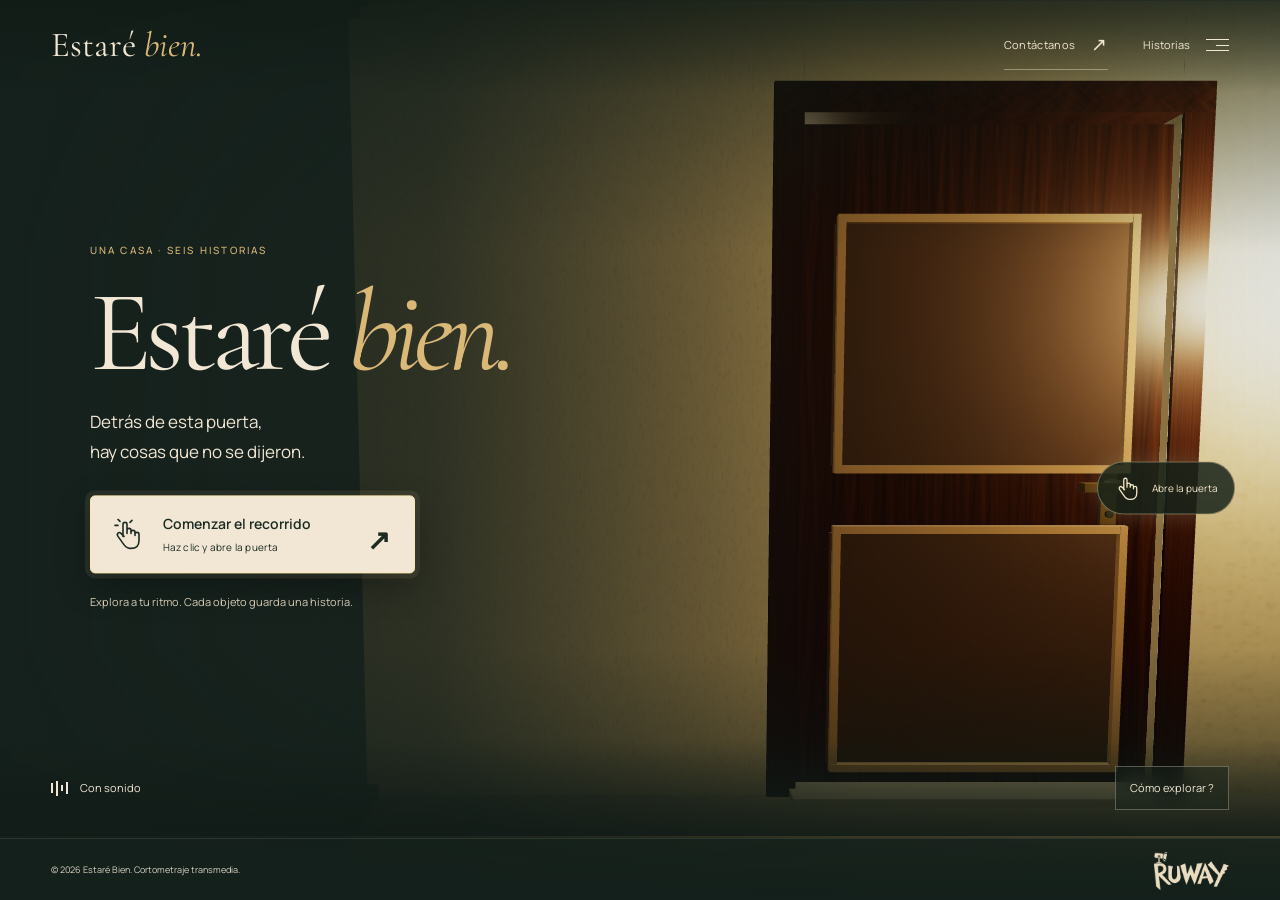
<file: index.html>
<!doctype html>
<html lang="es">
<head>
  <meta charset="utf-8"><meta name="viewport" content="width=device-width,initial-scale=1,viewport-fit=cover">
  <meta name="theme-color" content="#171d1b"><meta name="description" content="Entra en la casa de Elisa y descubre Estaré bien, el universo transmedia de Ruway Producciones: un videoclip, un libro, un cómic, un podcast y un cortometraje.">
  <title>Estaré bien — Un universo transmedia de Ruway</title>
  <meta property="og:title" content="Estaré bien"><meta property="og:description" content="Una casa guarda más de lo que se ve. Explora el universo transmedia de Ruway Producciones."><meta property="og:type" content="website"><meta name="twitter:card" content="summary_large_image">
  <!-- DEPLOY STEP: establecer canonical, og:url y og:image con el dominio aprobado. -->
  <link rel="icon" href="favicon.svg" type="image/svg+xml"><link rel="apple-touch-icon" href="apple-touch-icon.png"><link rel="manifest" href="site.webmanifest">
  <script type="application/ld+json">{"@context":"https://schema.org","@type":"CreativeWork","name":"Estaré bien","inLanguage":"es","creator":{"@type":"Organization","name":"Ruway Producciones","email":"ruwayproducciones@gmail.com","sameAs":["https://www.youtube.com/@Ruway2025"]}}</script>
  <link rel="preload" href="assets/fonts/cormorant-garamond-latin-400-normal.woff2" as="font" type="font/woff2" crossorigin>
  <link rel="stylesheet" href="scene.css"><link rel="stylesheet" href="fx.css"><link rel="stylesheet" href="style.css"><link rel="stylesheet" href="home.css"><link rel="stylesheet" href="refinements.css">
  <script src="scene.js" defer></script><script src="fx.js" defer></script><script src="app.js" type="module"></script>
</head>
<body class="home-intro">
  <button class="skip-link" data-menu>Ir a las historias</button>
  <main id="main" tabindex="-1">
    <section id="inicio" class="house-home" aria-label="Recorrido por la casa de Elisa">
      <div id="three-stage" tabindex="0" aria-label="Casa tridimensional. Haz clic en el suelo para caminar, arrastra para mirar o usa el scroll. También puedes usar las flechas del teclado."></div>
      <div class="tour-vignette" aria-hidden="true"></div><div class="intro-shade" aria-hidden="true"></div>
      <div id="hotspots" class="hotspots"></div>
      <header class="tour-top"><a href="#inicio" class="tour-brand" data-home aria-label="Estaré bien, volver al inicio">Estaré <em>bien.</em></a><div class="header-actions"><button class="contact-link" data-contact>Contáctanos <span aria-hidden="true">↗</span></button><button class="menu-button" data-menu aria-label="Abrir menú de historias"><span>Historias</span><i aria-hidden="true"></i></button></div></header>
      <div id="welcome" class="welcome"><p class="eyebrow">UNA CASA · SEIS HISTORIAS</p><h1>Estaré <em>bien.</em></h1><p class="welcome-copy">Detrás de esta puerta,<br>hay cosas que no se dijeron.</p><button class="enter-button" data-enter><svg viewBox="0 0 32 32" class="hand-icon" aria-hidden="true"><path d="M12 18V6a2 2 0 0 1 4 0v9-3a2 2 0 0 1 4 0v3-1a2 2 0 0 1 4 0v3-1a2 2 0 0 1 4 0v6c0 5-3 8-8 8h-1c-3 0-5-2-7-5l-5-7c-2-3 1-5 3-3l3 3M7 7H4M9 3 7 1M19 4l2-2" fill="none" stroke="currentColor" stroke-width="1.6" stroke-linecap="round" stroke-linejoin="round"/></svg><span>Comenzar el recorrido<small>Haz clic y abre la puerta</small></span><span class="round-arrow" aria-hidden="true">↗</span></button><p class="welcome-hint">Explora a tu ritmo. Cada objeto guarda una historia.</p></div>
      <button id="door-handle" class="door-handle" data-enter aria-label="Abrir la puerta de la casa" hidden><svg viewBox="0 0 32 32" aria-hidden="true"><path d="M12 18V6a2 2 0 0 1 4 0v9-3a2 2 0 0 1 4 0v3-1a2 2 0 0 1 4 0v3-1a2 2 0 0 1 4 0v6c0 5-3 8-8 8h-1c-3 0-5-2-7-5l-5-7c-2-3 1-5 3-3l3 3" fill="none" stroke="currentColor" stroke-width="1.6" stroke-linecap="round" stroke-linejoin="round"/></svg><span>Abre la puerta</span></button>
      <div class="room-caption" hidden><p class="eyebrow">LA CASA DE ELISA</p><h2 id="room-name">La sala</h2><p id="room-line">Donde comienza lo que no se dijo.</p></div>
      <div id="tour-loading" class="tour-loading" role="status"><span class="loading-ring" aria-hidden="true"></span><p>Abriendo la casa…</p></div>
      <div id="tour-unavailable" class="tour-unavailable" hidden><p class="eyebrow">ESTARÉ BIEN</p><h2>No pudimos abrir la casa.</h2><p>Puedes volver a intentarlo o descubrir todas las historias desde el menú.</p><button class="solid-button" id="retry-house">Reintentar ↻</button><button class="text-link" data-menu>Ver las historias ↗</button></div>
      <div class="tour-bottom"><div class="tour-audio"><button class="sound-toggle" data-sound aria-pressed="true" aria-label="Silenciar música"><span class="sound-bars" aria-hidden="true"><i></i><i></i><i></i><i></i></span><span data-sound-label>Con sonido</span></button></div><nav class="room-nav" aria-label="Ir a una habitación"><button data-room="sala" aria-current="true">Sala</button><button data-room="comedor">Comedor</button><button data-room="cocina">Cocina</button><button data-room="cuarto">Cuarto</button></nav><button class="small-button" id="help-toggle" aria-label="Mostrar ayuda de navegación">Cómo explorar <span aria-hidden="true">?</span></button></div>
      <div class="touch-controls" aria-label="Controles de movimiento"><button data-move="ArrowUp" aria-label="Caminar hacia adelante">↑</button><div><button data-move="ArrowLeft" aria-label="Girar a la izquierda">←</button><button data-move="ArrowDown" aria-label="Caminar hacia atrás">↓</button><button data-move="ArrowRight" aria-label="Girar a la derecha">→</button></div></div>
      <footer class="house-footer"><p>© 2026 Estaré Bien. Cortometraje transmedia.</span></p><span class="footer-ruway" role="img" aria-label="Ruway Producciones"></span></footer>
      <p id="tour-status" class="sr-only" role="status" aria-live="polite"></p>
    </section>
    <noscript><div class="no-js"><h2>Las historias de Estaré bien</h2><p>Activa JavaScript para recorrer la casa.</p><a href="https://youtu.be/Ex5ZqdjARbQ">Videoclip: Estoy bien</a><a href="https://heyzine.com/flip-book/06a8170dd5.html">Libro: Mi familia y luego yo</a><a href="https://heyzine.com/flip-book/57d228110f.html">Cómic: ¿Me conoces?</a><a href="https://www.instagram.com/elisaf_1998/">Relato: La cuenta de Elisa</a><a href="mailto:ruwayproducciones@gmail.com">Contáctanos</a></div></noscript>
  </main>
  <dialog id="drawer" class="drawer" aria-labelledby="drawer-title"><div class="drawer-top"><p class="eyebrow">RUWAY PRODUCCIONES</p><button class="icon-button" data-close="drawer" aria-label="Cerrar menú">×</button></div><h2 id="drawer-title">Una casa.<br><em>Muchas historias.</em></h2><button class="drawer-tour" data-enter>Volver al recorrido <span aria-hidden="true">↗</span></button><nav id="drawer-links" aria-label="Obras transmediales"></nav><footer class="drawer-footer"><a href="https://www.youtube.com/@Ruway2025" target="_blank" rel="noopener noreferrer">YouTube de Ruway ↗</a><span class="future-socials">Redes de Ruway <small>Próximamente</small></span><button class="drawer-contact" data-contact>Contáctanos ↗</button></footer></dialog>
  <dialog id="story-dialog" class="story-dialog" aria-labelledby="story-title"><div class="modal-top"><span class="eyebrow">UNA HISTORIA DE ESTARÉ BIEN</span><div><button class="contact-link" data-contact>Contáctanos ↗</button><button class="icon-button" data-close="story-dialog" aria-label="Cerrar historia">×</button></div></div><div id="story-body"><h2 class="sr-only" id="story-title">Una historia de Estaré bien</h2></div></dialog>
  <dialog id="contact-dialog" class="contact-dialog" aria-labelledby="contact-title"><div class="modal-top"><p class="eyebrow">RUWAY PRODUCCIONES</p><button class="icon-button" data-close="contact-dialog" aria-label="Cerrar contacto">×</button></div><div class="contact-layout"><div class="contact-copy"><p class="eyebrow"><span class="tiny-line"></span> CONVERSEMOS</p><h2 id="contact-title">Estamos a un<br><em>mensaje de distancia.</em></h2><p>Cuéntanos qué tienes en mente.<br>Nos encantará leerte.</p><a class="contact-email" href="mailto:ruwayproducciones@gmail.com"><span aria-hidden="true">✉</span><span>Correo electrónico<small>ruwayproducciones@gmail.com</small></span></a></div><form id="contact-form" data-k-form="contact" action="api/submit.php" method="post"><label for="contact-name">Nombre</label><input id="contact-name" name="name" required maxlength="200" autocomplete="name" placeholder="Tu nombre"><label for="contact-email">Correo electrónico</label><input id="contact-email" name="email" type="email" required maxlength="254" autocomplete="email" placeholder="tucorreo@ejemplo.com"><label for="contact-message">Mensaje</label><textarea id="contact-message" name="message" required maxlength="5000" rows="5" placeholder="Cuéntanos en qué podemos ayudarte…"></textarea><div class="form-trap" aria-hidden="true"><label>Website<input name="_website" tabindex="-1" autocomplete="off"></label></div><button class="solid-button contact-submit" type="submit">Enviar mensaje <span aria-hidden="true">↗</span></button><p id="contact-status" class="form-status" role="status" tabindex="-1" hidden></p></form></div></dialog>
  <dialog id="help-dialog" class="help-dialog" aria-labelledby="help-title"><button class="icon-button help-close" data-close="help-dialog" aria-label="Cerrar ayuda">×</button><p class="eyebrow">A TU RITMO</p><h2 id="help-title">La casa se descubre<br><em>despacio.</em></h2><ul><li><strong>Haz clic en el suelo</strong> para caminar hasta ese lugar.</li><li><strong>Arrastra</strong> para mirar a tu alrededor.</li><li><strong>Usa el scroll</strong> para avanzar o retroceder.</li><li><strong>↑ ↓</strong> para caminar y <strong>← →</strong> para girar.</li><li><strong>Toca los objetos iluminados</strong> para descubrir una historia.</li></ul><button class="solid-button" data-close="help-dialog">Continuar el recorrido ↗</button></dialog>
  <div class="toast" id="toast" role="status" hidden></div>
</body>
</html>
</file>
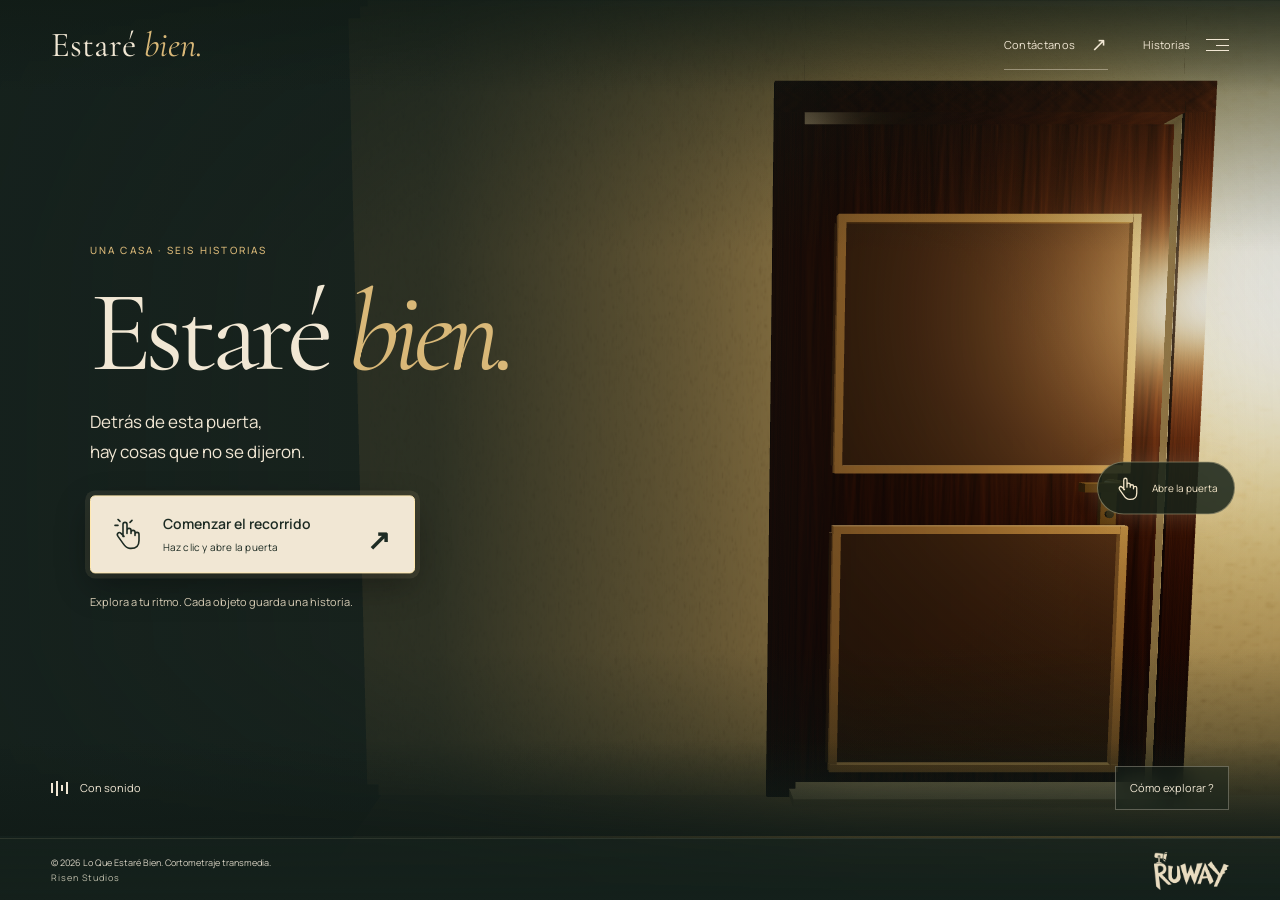
<file: site/index.html>
<!doctype html>
<html lang="es">
<head>
  <meta charset="utf-8"><meta name="viewport" content="width=device-width,initial-scale=1,viewport-fit=cover">
  <meta name="theme-color" content="#171d1b"><meta name="description" content="Entra en la casa de Elisa y descubre Estaré bien, el universo transmedia de Ruway Producciones: un videoclip, un libro, un cómic, un podcast y un cortometraje.">
  <title>Estaré bien — Un universo transmedia de Ruway</title>
  <meta property="og:title" content="Estaré bien"><meta property="og:description" content="Una casa guarda más de lo que se ve. Explora el universo transmedia de Ruway Producciones."><meta property="og:type" content="website"><meta name="twitter:card" content="summary_large_image">
  <!-- DEPLOY STEP: establecer canonical, og:url y og:image con el dominio aprobado. -->
  <link rel="icon" href="favicon.svg" type="image/svg+xml"><link rel="apple-touch-icon" href="apple-touch-icon.png"><link rel="manifest" href="site.webmanifest">
  <script type="application/ld+json">{"@context":"https://schema.org","@type":"CreativeWork","name":"Estaré bien","inLanguage":"es","creator":{"@type":"Organization","name":"Ruway Producciones","email":"ruwayproducciones@gmail.com","sameAs":["https://www.youtube.com/@Ruway2025"]}}</script>
  <link rel="preload" href="assets/fonts/cormorant-garamond-latin-400-normal.woff2" as="font" type="font/woff2" crossorigin>
  <link rel="stylesheet" href="scene.css"><link rel="stylesheet" href="fx.css"><link rel="stylesheet" href="style.css"><link rel="stylesheet" href="home.css"><link rel="stylesheet" href="refinements.css">
  <script src="scene.js" defer></script><script src="fx.js" defer></script><script src="app.js" type="module"></script>
</head>
<body class="home-intro">
  <button class="skip-link" data-menu>Ir a las historias</button>
  <main id="main" tabindex="-1">
    <section id="inicio" class="house-home" aria-label="Recorrido por la casa de Elisa">
      <div id="three-stage" tabindex="0" aria-label="Casa tridimensional. Haz clic en el suelo para caminar, arrastra para mirar o usa el scroll. También puedes usar las flechas del teclado."></div>
      <div class="tour-vignette" aria-hidden="true"></div><div class="intro-shade" aria-hidden="true"></div>
      <div id="hotspots" class="hotspots"></div>
      <header class="tour-top"><a href="#inicio" class="tour-brand" data-home aria-label="Estaré bien, volver al inicio">Estaré <em>bien.</em></a><div class="header-actions"><button class="contact-link" data-contact>Contáctanos <span aria-hidden="true">↗</span></button><button class="menu-button" data-menu aria-label="Abrir menú de historias"><span>Historias</span><i aria-hidden="true"></i></button></div></header>
      <div id="welcome" class="welcome"><p class="eyebrow">UNA CASA · SEIS HISTORIAS</p><h1>Estaré <em>bien.</em></h1><p class="welcome-copy">Detrás de esta puerta,<br>hay cosas que no se dijeron.</p><button class="enter-button" data-enter><svg viewBox="0 0 32 32" class="hand-icon" aria-hidden="true"><path d="M12 18V6a2 2 0 0 1 4 0v9-3a2 2 0 0 1 4 0v3-1a2 2 0 0 1 4 0v3-1a2 2 0 0 1 4 0v6c0 5-3 8-8 8h-1c-3 0-5-2-7-5l-5-7c-2-3 1-5 3-3l3 3M7 7H4M9 3 7 1M19 4l2-2" fill="none" stroke="currentColor" stroke-width="1.6" stroke-linecap="round" stroke-linejoin="round"/></svg><span>Comenzar el recorrido<small>Haz clic y abre la puerta</small></span><span class="round-arrow" aria-hidden="true">↗</span></button><p class="welcome-hint">Explora a tu ritmo. Cada objeto guarda una historia.</p></div>
      <button id="door-handle" class="door-handle" data-enter aria-label="Abrir la puerta de la casa" hidden><svg viewBox="0 0 32 32" aria-hidden="true"><path d="M12 18V6a2 2 0 0 1 4 0v9-3a2 2 0 0 1 4 0v3-1a2 2 0 0 1 4 0v3-1a2 2 0 0 1 4 0v6c0 5-3 8-8 8h-1c-3 0-5-2-7-5l-5-7c-2-3 1-5 3-3l3 3" fill="none" stroke="currentColor" stroke-width="1.6" stroke-linecap="round" stroke-linejoin="round"/></svg><span>Abre la puerta</span></button>
      <div class="room-caption" hidden><p class="eyebrow">LA CASA DE ELISA</p><h2 id="room-name">La sala</h2><p id="room-line">Donde comienza lo que no se dijo.</p></div>
      <div id="tour-loading" class="tour-loading" role="status"><span class="loading-ring" aria-hidden="true"></span><p>Abriendo la casa…</p></div>
      <div id="tour-unavailable" class="tour-unavailable" hidden><p class="eyebrow">ESTARÉ BIEN</p><h2>No pudimos abrir la casa.</h2><p>Puedes volver a intentarlo o descubrir todas las historias desde el menú.</p><button class="solid-button" id="retry-house">Reintentar ↻</button><button class="text-link" data-menu>Ver las historias ↗</button></div>
      <div class="tour-bottom"><div class="tour-audio"><button class="sound-toggle" data-sound aria-pressed="true" aria-label="Silenciar música"><span class="sound-bars" aria-hidden="true"><i></i><i></i><i></i><i></i></span><span data-sound-label>Con sonido</span></button></div><nav class="room-nav" aria-label="Ir a una habitación"><button data-room="sala" aria-current="true">Sala</button><button data-room="comedor">Comedor</button><button data-room="cocina">Cocina</button><button data-room="cuarto">Cuarto</button></nav><button class="small-button" id="help-toggle" aria-label="Mostrar ayuda de navegación">Cómo explorar <span aria-hidden="true">?</span></button></div>
      <div class="touch-controls" aria-label="Controles de movimiento"><button data-move="ArrowUp" aria-label="Caminar hacia adelante">↑</button><div><button data-move="ArrowLeft" aria-label="Girar a la izquierda">←</button><button data-move="ArrowDown" aria-label="Caminar hacia atrás">↓</button><button data-move="ArrowRight" aria-label="Girar a la derecha">→</button></div></div>
      <footer class="house-footer"><p>© 2026 Lo Que Estaré Bien. Cortometraje transmedia.<span>Risen Studios</span></p><span class="footer-ruway" role="img" aria-label="Ruway Producciones"></span></footer>
      <p id="tour-status" class="sr-only" role="status" aria-live="polite"></p>
    </section>
    <noscript><div class="no-js"><h2>Las historias de Estaré bien</h2><p>Activa JavaScript para recorrer la casa.</p><a href="https://youtu.be/Ex5ZqdjARbQ">Videoclip: Estoy bien</a><a href="https://heyzine.com/flip-book/06a8170dd5.html">Libro: Mi familia y luego yo</a><a href="https://heyzine.com/flip-book/57d228110f.html">Cómic: ¿Me conoces?</a><a href="https://www.instagram.com/elisaf_1998/">Relato: La cuenta de Elisa</a><a href="mailto:ruwayproducciones@gmail.com">Contáctanos</a></div></noscript>
  </main>
  <dialog id="drawer" class="drawer" aria-labelledby="drawer-title"><div class="drawer-top"><p class="eyebrow">RUWAY PRODUCCIONES</p><button class="icon-button" data-close="drawer" aria-label="Cerrar menú">×</button></div><h2 id="drawer-title">Una casa.<br><em>Muchas historias.</em></h2><button class="drawer-tour" data-enter>Volver al recorrido <span aria-hidden="true">↗</span></button><nav id="drawer-links" aria-label="Obras transmediales"></nav><footer class="drawer-footer"><a href="https://www.youtube.com/@Ruway2025" target="_blank" rel="noopener noreferrer">YouTube de Ruway ↗</a><span class="future-socials">Redes de Ruway <small>Próximamente</small></span><button class="drawer-contact" data-contact>Contáctanos ↗</button></footer></dialog>
  <dialog id="story-dialog" class="story-dialog" aria-labelledby="story-title"><div class="modal-top"><span class="eyebrow">UNA HISTORIA DE ESTARÉ BIEN</span><div><button class="contact-link" data-contact>Contáctanos ↗</button><button class="icon-button" data-close="story-dialog" aria-label="Cerrar historia">×</button></div></div><div id="story-body"><h2 class="sr-only" id="story-title">Una historia de Estaré bien</h2></div></dialog>
  <dialog id="contact-dialog" class="contact-dialog" aria-labelledby="contact-title"><div class="modal-top"><p class="eyebrow">RUWAY PRODUCCIONES</p><button class="icon-button" data-close="contact-dialog" aria-label="Cerrar contacto">×</button></div><div class="contact-layout"><div class="contact-copy"><p class="eyebrow"><span class="tiny-line"></span> CONVERSEMOS</p><h2 id="contact-title">Estamos a un<br><em>mensaje de distancia.</em></h2><p>Cuéntanos qué tienes en mente.<br>Nos encantará leerte.</p><a class="contact-email" href="mailto:ruwayproducciones@gmail.com"><span aria-hidden="true">✉</span><span>Correo electrónico<small>ruwayproducciones@gmail.com</small></span></a></div><form id="contact-form" data-k-form="contact" action="api/submit.php" method="post"><label for="contact-name">Nombre</label><input id="contact-name" name="name" required maxlength="200" autocomplete="name" placeholder="Tu nombre"><label for="contact-email">Correo electrónico</label><input id="contact-email" name="email" type="email" required maxlength="254" autocomplete="email" placeholder="tucorreo@ejemplo.com"><label for="contact-message">Mensaje</label><textarea id="contact-message" name="message" required maxlength="5000" rows="5" placeholder="Cuéntanos en qué podemos ayudarte…"></textarea><div class="form-trap" aria-hidden="true"><label>Website<input name="_website" tabindex="-1" autocomplete="off"></label></div><button class="solid-button contact-submit" type="submit">Enviar mensaje <span aria-hidden="true">↗</span></button><p id="contact-status" class="form-status" role="status" tabindex="-1" hidden></p></form></div></dialog>
  <dialog id="help-dialog" class="help-dialog" aria-labelledby="help-title"><button class="icon-button help-close" data-close="help-dialog" aria-label="Cerrar ayuda">×</button><p class="eyebrow">A TU RITMO</p><h2 id="help-title">La casa se descubre<br><em>despacio.</em></h2><ul><li><strong>Haz clic en el suelo</strong> para caminar hasta ese lugar.</li><li><strong>Arrastra</strong> para mirar a tu alrededor.</li><li><strong>Usa el scroll</strong> para avanzar o retroceder.</li><li><strong>↑ ↓</strong> para caminar y <strong>← →</strong> para girar.</li><li><strong>Toca los objetos iluminados</strong> para descubrir una historia.</li></ul><button class="solid-button" data-close="help-dialog">Continuar el recorrido ↗</button></dialog>
  <div class="toast" id="toast" role="status" hidden></div>
</body>
</html>
</file>
<file: scene.css>
/* scene.css: layout rules the engine needs. Theme the page in your own stylesheet;
   do not edit this file per project. Override the --k-* tokens instead. */

:root {
  --k-scrim: rgba(12, 10, 8, 0.42);   /* behind captions over media */
  --k-ring-color: currentColor;
  --k-ease: cubic-bezier(.2, .7, .1, 1);
}

/* ---------- hero ---------- */
[data-k-hero] { position: relative; }
.k-stage {
  position: sticky; top: 0; height: 100vh; height: 100svh;
  overflow: hidden; isolation: isolate;
  background: var(--k-poster, none) center / cover no-repeat;
}
.k-stage > video[data-k-scrub],
.k-stage > canvas[data-k-depth],
.k-stage > .k-media {
  position: absolute; inset: 0; width: 100%; height: 100%;
  object-fit: cover; display: block; z-index: 0;
  opacity: 0; transition: opacity .5s ease;
}
.k-media-ready .k-stage > video[data-k-scrub],
.k-media-ready .k-stage > canvas[data-k-depth] { opacity: 1; }
.k-media-failed .k-stage > video[data-k-scrub],
.k-media-failed .k-stage > canvas[data-k-depth],
.k-static .k-stage > video[data-k-scrub],
.k-static .k-stage > canvas[data-k-depth] { display: none; }

/* independent planes: cut-outs, mist, a headline between planes */
.k-stage [data-k-layer], .k-stage [data-k-drift] { will-change: transform; }
.k-plane { position: absolute; inset: 0; pointer-events: none; z-index: 1; }
.k-plane img { width: 100%; height: 100%; object-fit: cover; }

/* captions */
.k-band {
  position: absolute; z-index: 3; opacity: 0; visibility: hidden;
  left: clamp(20px, 6vw, 96px); right: clamp(20px, 6vw, 96px);
  bottom: clamp(56px, 12vh, 140px); max-width: 42rem;
}
.k-band.k-scrim { padding: 1.25rem 1.5rem; background: var(--k-scrim); backdrop-filter: blur(6px); border-radius: 4px; }
/* line-by-line assembly: give each line style="--i:0..n" */
.k-band .k-line {
  display: block;
  transform: translateY(calc((1 - var(--k, 1)) * (0.6em + var(--i, 0) * 0.35em)));
  opacity: calc(var(--k, 1) * 1.4 - var(--i, 0) * 0.2);
}

/* load indicator for the video hero */
.k-ring {
  position: absolute; z-index: 4; right: 20px; bottom: 20px; width: 28px; height: 28px;
  border-radius: 50%; color: var(--k-ring-color);
  background: conic-gradient(currentColor calc(var(--k-load, 0) * 1turn), transparent 0);
  -webkit-mask: radial-gradient(circle, transparent 55%, #000 57%);
          mask: radial-gradient(circle, transparent 55%, #000 57%);
  opacity: .7;
}
.k-ring[hidden] { display: none; }

/* static hero: phones without a mobile clip, reduced motion, failed media */
.k-static .k-band { opacity: 1 !important; visibility: visible !important; }
/* a static hero stacks every caption over the poster instead of swapping them */
.k-static .k-stage {
  position: relative; height: auto; min-height: 100svh;
  display: flex; flex-direction: column; justify-content: flex-end; gap: 1rem;
  padding: 18vh clamp(20px, 6vw, 96px) clamp(40px, 8vh, 96px);
}
.k-static .k-band { position: relative; left: auto; right: auto; bottom: auto; }
.k-static .k-ring { display: none; }

/* ---------- flow reveals ---------- */
.k-on [data-k-in] { opacity: 0; transform: translateY(24px); transition: opacity .8s var(--k-ease), transform .8s var(--k-ease); }
.k-on [data-k-in].is-in { opacity: 1; transform: none; }
.k-on [data-k-in][style*="--d"] { transition-delay: calc(var(--d) * 90ms); }

/* ---------- housekeeping ---------- */
.k-paused * { animation-play-state: paused !important; }
@media (prefers-reduced-motion: reduce) {
  .k-on [data-k-in] { opacity: 1; transform: none; transition: none; }
  .k-band .k-line { transform: none; opacity: 1; }
}
</file>
<file: fx.css>
/* fx.css: styles for fx.js. Theme with the tokens below in the site's own stylesheet; do not edit this file. */
:root {
  --fx-accent: #ffffff;           /* spotlight and glow colour */
  --fx-ease: cubic-bezier(.2, .7, .1, 1);
  --fx-radius: 20px;
  --fx-gap: 16px;
}
.fx-sr { position: absolute; width: 1px; height: 1px; overflow: hidden; clip-path: inset(50%); white-space: nowrap; }

/* ---------- expand: media grows from a card to full screen ---------- */
[data-fx~="expand"] { position: relative; height: calc((var(--fx-span, 2) + 1) * 100vh); }
.fx-expand-stage { position: sticky; top: 0; height: 100vh; height: 100svh; overflow: hidden; display: grid; place-items: center; }
.fx-expand-media {
  position: absolute; inset: 0;
  clip-path: inset(calc((1 - var(--fx-p, 1)) * 24%) calc((1 - var(--fx-p, 1)) * 32%) round calc((1 - var(--fx-p, 1)) * 28px));
}
.fx-expand-media > img, .fx-expand-media > video { width: 100%; height: 100%; object-fit: cover; transform: scale(calc(1.16 - .16 * var(--fx-p, 1))); }
.fx-expand-text { position: relative; z-index: 1; opacity: clamp(0, (var(--fx-p, 1) - .55) * 3, 1); transform: translateY(calc((1 - var(--fx-p, 1)) * 40px)); }
.fx-apart { position: relative; z-index: 1; display: flex; gap: .3em; white-space: nowrap; pointer-events: none; }
.fx-apart > :first-child { transform: translateX(calc(var(--fx-p, 1) * -34vw)); }
.fx-apart > :last-child  { transform: translateX(calc(var(--fx-p, 1) * 34vw)); }
.fx-still [data-fx~="expand"] { height: auto; }
.fx-still .fx-expand-stage { position: relative; }
.fx-still .fx-apart { display: none; }

/* ---------- tilt: a screen that settles flat as it arrives ---------- */
[data-fx~="tilt"] { perspective: 1200px; }
.fx-tilt-frame {
  transform-origin: 50% 0;
  transform: rotateX(calc((1 - var(--fx-p, 1)) * 26deg)) scale(calc(.88 + .12 * var(--fx-p, 1)));
  border-radius: var(--fx-radius); overflow: hidden;
  box-shadow: 0 30px 80px -30px rgb(0 0 0 / .45), 0 0 0 1px rgb(255 255 255 / .08);
}

/* ---------- rail: sideways gallery while pinned ---------- */
[data-fx~="rail"] { position: relative; }
.fx-rail-stage { position: sticky; top: 0; height: 100vh; height: 100svh; overflow: hidden; display: flex; align-items: center; }
.fx-rail-track { display: flex; gap: clamp(16px, 2.5vw, 40px); padding-inline: clamp(20px, 6vw, 96px); will-change: transform; }
.fx-rail-track > * { flex: 0 0 auto; }
@media (max-width: 720px) {
  .fx-rail-stage { position: relative; height: auto; overflow: visible; }
  .fx-rail-track { overflow-x: auto; scroll-snap-type: x mandatory; padding-bottom: 16px; transform: none !important; }
  .fx-rail-track > * { scroll-snap-align: start; }
}
.fx-still .fx-rail-stage { position: relative; height: auto; }
.fx-still .fx-rail-track { overflow-x: auto; }

/* ---------- shift: page colour shifts with scroll ---------- */
[data-fx~="shift"] { background: var(--fx-bg, inherit); color: var(--fx-ink, inherit); }

/* ---------- spotlight: light follows the pointer across cards ---------- */
[data-fx~="spotlight"] > * { position: relative; isolation: isolate; }
[data-fx~="spotlight"] > *::before {
  content: ""; position: absolute; inset: 0; border-radius: inherit; z-index: -1; pointer-events: none;
  background: radial-gradient(420px circle at var(--fx-x, -999px) var(--fx-y, -999px), color-mix(in srgb, var(--fx-accent) 16%, transparent), transparent 60%);
  opacity: 0; transition: opacity .4s;
}
[data-fx~="spotlight"] > *::after {
  content: ""; position: absolute; inset: 0; border-radius: inherit; padding: 1px; pointer-events: none;
  background: radial-gradient(260px circle at var(--fx-x, -999px) var(--fx-y, -999px), color-mix(in srgb, var(--fx-accent) 70%, transparent), transparent 70%);
  -webkit-mask: linear-gradient(#000 0 0) content-box, linear-gradient(#000 0 0); -webkit-mask-composite: xor;
          mask: linear-gradient(#000 0 0) content-box exclude, linear-gradient(#000 0 0);
  opacity: 0; transition: opacity .4s;
}
[data-fx~="spotlight"]:hover > *::before, [data-fx~="spotlight"]:hover > *::after { opacity: 1; }

/* ---------- hover-tilt: cards lean toward the pointer ---------- */
[data-fx~="hover-tilt"] { transform-style: preserve-3d; will-change: transform; position: relative; }
[data-fx~="hover-tilt"]::after {
  content: ""; position: absolute; inset: 0; border-radius: inherit; pointer-events: none;
  background: radial-gradient(circle at var(--fx-gx, 50%) var(--fx-gy, 50%), rgb(255 255 255 / .22), transparent 55%);
  opacity: 0; transition: opacity .35s;
}
[data-fx~="hover-tilt"]:hover::after { opacity: 1; }

/* ---------- magnet ---------- */
[data-fx~="magnet"] { will-change: transform; }

/* ---------- glass: a glassy button with a moving sheen ---------- */
[data-fx~="glass"] {
  position: relative; overflow: hidden; isolation: isolate;
  background: linear-gradient(180deg, rgb(255 255 255 / .22), rgb(255 255 255 / .06));
  -webkit-backdrop-filter: blur(14px) saturate(170%); backdrop-filter: blur(14px) saturate(170%);
  border: 1px solid rgb(255 255 255 / .38);
  box-shadow: inset 0 1px 0 rgb(255 255 255 / .55), inset 0 -1px 0 rgb(0 0 0 / .08), 0 10px 30px -12px rgb(0 0 0 / .35);
}
[data-fx~="glass"]::before {
  content: ""; position: absolute; inset: -40% -10%; z-index: -1; pointer-events: none;
  background: radial-gradient(60% 50% at var(--fx-x, 30%) 0%, rgb(255 255 255 / .55), transparent 70%);
  transition: opacity .3s; opacity: .7;
}
[data-fx~="glass"]:hover::before { opacity: 1; }

/* ---------- reveal: floating photo over a list ---------- */
.fx-reveal-float {
  position: fixed; left: 0; top: 0; z-index: 50; pointer-events: none;
  width: clamp(200px, 20vw, 300px); aspect-ratio: 4 / 5; translate: 24px -50%;
  border-radius: 14px; overflow: hidden; opacity: 0; scale: .9;
  transition: opacity .35s var(--fx-ease), scale .5s var(--fx-ease);
  box-shadow: 0 24px 60px -20px rgb(0 0 0 / .45);
}
.fx-reveal-float.is-on { opacity: 1; scale: 1; }
.fx-reveal-float img { position: absolute; inset: 0; width: 100%; height: 100%; object-fit: cover; opacity: 0; transition: opacity .35s; }
.fx-reveal-float img.is-on { opacity: 1; }

/* ---------- split: headline words rise into place ---------- */
[data-fx~="split"] .fx-w { display: inline-block; overflow: hidden; vertical-align: top; padding-bottom: .12em; margin-bottom: -.12em; }
[data-fx~="split"] .fx-wi { display: inline-block; transform: translateY(110%); transition: transform 1s var(--fx-ease); transition-delay: calc(var(--i, 0) * 70ms); }
[data-fx~="split"].is-in .fx-wi { transform: none; }
[data-fx~="split"][data-fx-split="chars"] .fx-wi { transform: none; }
[data-fx~="split"] .fx-c { display: inline-block; opacity: 0; transform: translateY(.45em); transition: opacity .6s var(--fx-ease), transform .8s var(--fx-ease); transition-delay: calc(var(--i, 0) * 22ms); }
[data-fx~="split"].is-in .fx-c { opacity: 1; transform: none; }

/* ---------- words: one word cycling through a list ---------- */
[data-fx~="words"] { display: inline-grid; vertical-align: bottom; white-space: nowrap; overflow: clip; overflow-clip-margin: .2em; transition: width .5s var(--fx-ease); padding-bottom: .1em; margin-bottom: -.1em; }
.fx-word { grid-area: 1 / 1; justify-self: start; opacity: 0; transform: translateY(70%); transition: opacity .5s var(--fx-ease), transform .7s var(--fx-ease); }
.fx-word.is-on { opacity: 1; transform: none; }
.fx-word.is-out { opacity: 0; transform: translateY(-70%); }

/* ---------- count ---------- */
[data-fx~="count"] { font-variant-numeric: tabular-nums; }

/* ---------- columns and marquee ---------- */
[data-fx~="columns"] { display: grid; grid-auto-flow: column; grid-auto-columns: 1fr; gap: var(--fx-gap); height: var(--fx-height, 640px); overflow: hidden;
  -webkit-mask-image: linear-gradient(transparent, #000 12%, #000 88%, transparent); mask-image: linear-gradient(transparent, #000 12%, #000 88%, transparent); }
.fx-col-track { display: flex; flex-direction: column; gap: var(--fx-gap); animation: fx-up linear infinite; }
@keyframes fx-up { to { transform: translateY(calc(-50% - var(--fx-gap) / 2)); } }
[data-fx~="columns"]:hover .fx-col-track { animation-play-state: paused; }
@media (max-width: 720px) { [data-fx~="columns"] .fx-col:nth-child(n+2) { display: none; } }
[data-fx~="marquee"] { overflow: hidden; -webkit-mask-image: linear-gradient(90deg, transparent, #000 10%, #000 90%, transparent); mask-image: linear-gradient(90deg, transparent, #000 10%, #000 90%, transparent); }
.fx-marquee-track { display: flex; gap: var(--fx-gap); width: max-content; animation: fx-left linear infinite; }
@keyframes fx-left { to { transform: translateX(calc(-50% - var(--fx-gap) / 2)); } }
[data-fx~="marquee"]:hover .fx-marquee-track { animation-play-state: paused; }
.fx-paused .fx-col-track, .fx-paused .fx-marquee-track, .fx-paused .fx-paths path { animation-play-state: paused !important; }

/* ---------- paths: slow flowing lines ---------- */
[data-fx~="paths"] { position: relative; isolation: isolate; }
[data-fx~="paths"] > :not(.fx-paths) { position: relative; z-index: 1; }
.fx-paths { position: absolute; inset: 0; width: 100%; height: 100%; z-index: 0; pointer-events: none; }
.fx-paths path { fill: none; stroke: currentColor; stroke-width: 1; vector-effect: non-scaling-stroke; opacity: var(--fx-o, .3);
  stroke-dasharray: .32 .68; animation: fx-flow var(--fx-d, 20s) linear infinite; }
@keyframes fx-flow { from { stroke-dashoffset: 1; } to { stroke-dashoffset: 0; } }

/* ---------- aurora: moving colour field ---------- */
[data-fx~="aurora"] { position: relative; isolation: isolate; }
[data-fx~="aurora"] > :not(.fx-aurora) { position: relative; z-index: 1; }
.fx-aurora { position: absolute; inset: 0; width: 100%; height: 100%; z-index: 0; pointer-events: none; }
.fx-aurora-fallback { background: radial-gradient(80% 60% at 20% 20%, var(--fx-a1, #f3d9b1), transparent), linear-gradient(160deg, var(--fx-a2, #e9a87c), var(--fx-a3, #7a9ea8)); }

/* ---------- reduced motion: everything in its final state ---------- */
@media (prefers-reduced-motion: reduce) {
  .fx-col-track, .fx-marquee-track, [data-fx~="marquee"], .fx-paths path { animation: none !important; }
  [data-fx~="split"] .fx-wi, [data-fx~="split"] .fx-c, .fx-word { transition: none !important; transform: none !important; opacity: 1 !important; }
  .fx-word:not(.is-on) { display: none; }
}
</file>
<file: style.css>
@font-face{font-family:Cormorant;src:url(assets/fonts/cormorant-garamond-latin-400-normal.woff2) format('woff2');font-weight:400;font-style:normal;font-display:swap}
@font-face{font-family:Cormorant;src:url(assets/fonts/cormorant-garamond-latin-400-italic.woff2) format('woff2');font-weight:400;font-style:italic;font-display:swap}
@font-face{font-family:Manrope;src:url(assets/fonts/manrope-400.woff2) format('woff2');font-weight:400;font-display:swap}
@font-face{font-family:Manrope;src:url(assets/fonts/manrope-500.woff2) format('woff2');font-weight:500;font-display:swap}
@font-face{font-family:Manrope;src:url(assets/fonts/manrope-600.woff2) format('woff2');font-weight:600;font-display:swap}
:root{--canvas:#171d1b;--panel:#222925;--cream:#f1e7d4;--accent:#d9b878;--muted:#c2c4b7;--line:#f1e7d429;--ease:cubic-bezier(.22,.68,0,1);--fx-accent:#d9b878;--k-ease:var(--ease);color-scheme:dark}
*{box-sizing:border-box}html{scroll-behavior:smooth;overflow-x:hidden;overflow-x:clip;scroll-padding-top:95px}body{margin:0;background:var(--canvas);color:var(--cream);font:400 16px/1.65 Manrope,sans-serif;overflow-x:hidden;overflow-x:clip}body.modal-open{overflow:hidden}button,a{-webkit-tap-highlight-color:transparent}button,input{font:inherit}button{cursor:pointer;color:inherit}button{border:0;background:none}a{color:inherit;text-decoration:none}button:disabled{cursor:wait}button:focus-visible,a:focus-visible,summary:focus-visible,[tabindex]:focus-visible{outline:2px solid var(--accent);outline-offset:5px}img{display:block;max-width:100%;object-fit:cover}h1,h2,h3,p{margin:0}h1,h2,h3{font-family:Cormorant,Georgia,serif;font-weight:400;line-height:.98}em{font-weight:400}button,svg,a{touch-action:manipulation}button span,button i{pointer-events:none}[hidden]{display:none!important}.sr-only{position:absolute;width:1px;height:1px;padding:0;overflow:hidden;clip:rect(0,0,0,0);white-space:nowrap;border:0}.skip-link{position:fixed;top:8px;left:15px;z-index:1000;background:var(--cream);color:var(--canvas);padding:12px 20px;transform:translateY(-150%)}.skip-link:focus{transform:none}.eyebrow{font-size:10px;letter-spacing:.22em;line-height:1.6;font-weight:500;text-transform:uppercase;color:var(--accent)}.site-header{position:fixed;z-index:25;left:0;right:0;top:0;display:flex;justify-content:space-between;align-items:center;padding:28px 4.7%;transition:background .3s,padding .3s}.site-header.scrolled{background:#171d1bf2;padding-top:15px;padding-bottom:15px;border-bottom:1px solid var(--line)}.wordmark{display:grid;line-height:1}.wordmark>span{font-size:35px;letter-spacing:-2.5px;font-weight:600}.mark-dot{color:var(--accent)}.wordmark small{font-size:7px;letter-spacing:.25em;margin-top:9px;font-weight:500}.header-actions,.tour-top>div{display:flex;align-items:center;gap:34px}.contact-link{font-size:11px;letter-spacing:.03em;display:inline-flex;align-items:center;gap:16px;border-bottom:1px solid #f1e7d46b;padding:9px 0;white-space:nowrap}.contact-link span{font-size:19px}.menu-button{display:flex;align-items:center;gap:16px;padding:10px 0;font-size:11px}.menu-button i{display:block;width:23px;height:12px;border-block:1px solid currentColor;position:relative}.menu-button i:after{content:'';width:13px;height:1px;background:currentColor;position:absolute;right:0;top:5px}.hero{position:relative;min-height:760px;height:100svh;isolation:isolate;overflow:hidden}.hero-photo{position:absolute;inset:0;width:100%;height:100%;object-position:center 55%;z-index:-3}.hero-shade{position:absolute;inset:0;background:linear-gradient(90deg,#0f1615eb 0%,#111b17b0 30%,#1a211d30 69%),linear-gradient(0deg,#101917e6 0%,transparent 40%,#0f161550 100%);z-index:-2}.film-grain{position:absolute;inset:0;pointer-events:none;opacity:.065;background-image:url("data:image/svg+xml,%3Csvg viewBox='0 0 160 160' xmlns='http://www.w3.org/2000/svg'%3E%3Cfilter id='n'%3E%3CfeTurbulence type='fractalNoise' baseFrequency='.88' numOctaves='3' stitchTiles='stitch'/%3E%3C/filter%3E%3Crect width='100%25' height='100%25' opacity='.5' filter='url(%23n)'/%3E%3C/svg%3E");z-index:-1}.hero-content{position:absolute;left:10%;top:50%;transform:translateY(-43%);max-width:690px}.hero h1{font-size:clamp(100px,10.9vw,178px);letter-spacing:-.05em;line-height:.87;margin:28px 0 28px;text-shadow:0 2px 36px #0005}.hero h1 em{display:block;margin-left:20%}.hero-description{font-size:14px;line-height:1.8;color:#e3ded1}.enter-button{display:flex;align-items:center;gap:32px;margin-top:28px;font-size:12px;letter-spacing:.04em;padding:0}.round-arrow{display:grid;place-items:center;width:48px;height:48px;border:1px solid #f1e7d46b;border-radius:50%;font-size:26px;transition:background .25s,color .25s,transform .25s}.enter-button:hover .round-arrow{background:var(--cream);color:var(--canvas);transform:rotate(45deg)}.entry-options{display:flex;align-items:center;gap:14px;margin-top:20px;font-size:9px;color:#d1d2c9}.entry-options a:hover{text-decoration:underline}.sound-toggle{padding:7px 0;display:flex;align-items:center;gap:8px;font-size:9px}.entry-divider{height:11px;width:1px;background:var(--line)}.sound-bars{height:14px;display:flex;gap:3px;align-items:center}.sound-bars i{display:block;width:2px;height:10px;background:currentColor}.sound-bars i:nth-child(2){height:15px}.sound-bars i:nth-child(3){height:6px}.sound-bars i:nth-child(4){height:12px}[aria-pressed=false] .sound-bars{opacity:.45}[aria-pressed=false] .sound-bars i{height:3px}.hero-time{position:absolute;right:7%;top:48%;text-align:right;display:grid;gap:9px}.hero-time>span{font-family:Cormorant,serif;font-size:33px;letter-spacing:.07em}.hero-time small{font-size:8px;letter-spacing:.17em;color:#e2d8c5}.hero-bottom{position:absolute;bottom:27px;left:4.7%;right:4.7%;border-top:1px solid var(--line);padding-top:21px;display:flex;justify-content:space-between;align-items:center;font-size:8px;letter-spacing:.16em;color:#cfccbf}.hero-bottom a{display:flex;align-items:center;gap:16px;font-size:10px;letter-spacing:.02em}.hero-bottom a span:last-child{font-size:20px}.section-wrap{padding-inline:10%}.beginning{position:relative;display:grid;grid-template-columns:1.1fr .8fr;align-items:center;gap:12%;padding-block:140px 160px}.tiny-line{display:inline-block;width:28px;height:1px;background:currentColor;vertical-align:middle;margin-right:14px}.beginning h2,.stories-heading h2{font-size:clamp(48px,5.4vw,84px);letter-spacing:-.025em;margin:30px 0}.beginning h2 em{color:var(--accent)}.body-copy{font-size:15px;color:var(--muted);line-height:1.9;max-width:40ch}.text-link{display:inline-flex;align-items:center;gap:45px;padding:13px 0;border-bottom:1px solid var(--accent);font-size:12px;margin-top:27px;transition:gap .25s}.text-link span{font-size:23px}.text-link:hover{gap:55px}.beginning-note{margin-top:45px;font-size:9px;display:flex;align-items:center;gap:9px;color:var(--muted)}.status-dot{width:5px;height:5px;border-radius:100%;background:#9db597;display:inline-block}.poster-button{position:relative;padding:0;max-width:380px;justify-self:end;box-shadow:0 20px 80px #0005;overflow:hidden;transform:rotate(2deg)}.poster-button img{width:100%;height:auto;transition:transform .6s}.poster-button:hover img{transform:scale(1.035)}.poster-play{position:absolute;left:0;right:0;bottom:0;padding:25px 15px;background:linear-gradient(transparent,#111c19ee);font-size:8px;letter-spacing:.2em;display:flex;align-items:center;justify-content:center;gap:12px}.poster-play>span{font-size:26px}.section-side-note{position:absolute;right:30px;writing-mode:vertical-rl;font-size:8px;letter-spacing:.22em;color:var(--muted)}.house-preview{height:660px;position:relative;isolation:isolate;display:flex;align-items:center;overflow:hidden}.house-preview>img{position:absolute;inset:0;width:100%;height:100%;z-index:-3;object-position:65% 55%}.house-preview-shade{position:absolute;inset:0;z-index:-2;background:linear-gradient(90deg,#12201cf0,#17201baa 35%,#17201b00 85%),linear-gradient(0deg,#17201b88,transparent 50%)}.house-preview-copy{padding-left:10%}.house-preview h2{font-size:clamp(46px,5.6vw,85px);letter-spacing:-.02em;margin:25px 0}.house-preview-copy>p:not(.eyebrow){font-size:13px;color:#e5ddcc}.photo-caption{position:absolute;bottom:30px;right:5%;font-size:8px;letter-spacing:.2em;color:#ebe2d2}.stories-section{padding-block:130px 145px}.stories-heading{position:relative}.stories-heading h2{margin-bottom:55px}.stories-heading>p:last-child{position:absolute;right:0;bottom:8px;font-size:12px;line-height:1.9;color:var(--muted)}.story-row{width:100%;display:grid;grid-template-columns:50px 130px 1fr auto 35px;align-items:center;gap:18px;text-align:left;padding:26px 0;border-top:1px solid var(--line);transition:padding .3s,background .3s}.story-row:last-child{border-bottom:1px solid var(--line)}.story-row:hover{padding-inline:18px;background:#ffffff05}.story-number{font-size:10px;color:var(--muted)}.story-kind{font-size:10px;letter-spacing:.1em;color:var(--accent)}.story-row h3{font-size:35px;line-height:1.1}.story-status{font-size:9px;color:var(--muted);display:flex;align-items:center;gap:8px}.story-row .row-arrow{font-size:25px;text-align:right}.site-footer{background:#101815;padding-block:90px 38px;border-top:1px solid var(--line)}.closing-line{font-family:Cormorant,serif;font-size:clamp(48px,6vw,85px);line-height:1.05;letter-spacing:-.02em;margin:35px 0 70px}.closing-line em{color:var(--accent)}.footer-bottom{display:flex;align-items:end;gap:60px;border-top:1px solid var(--line);padding-top:28px}.footer-contact{font-family:Cormorant,serif;font-size:35px;line-height:1.2}.footer-contact>span{font-size:30px;margin-left:20px}.footer-contact small{display:block;font:10px/1.5 Manrope,sans-serif;color:var(--muted);margin-top:12px}.footer-socials{display:grid;gap:10px;font-size:10px;color:var(--muted)}.back-top{margin-left:auto;font-size:9px;color:var(--muted)}
dialog{color:var(--cream);background:var(--canvas);border:1px solid var(--line);padding:0}dialog::backdrop{background:#07110ed9;backdrop-filter:blur(8px)}dialog[open]{animation:modal-in .3s var(--ease)}@keyframes modal-in{from{opacity:0;transform:translateY(12px)}to{opacity:1;transform:none}}.drawer{position:fixed;inset:0 0 0 auto;margin:0;width:min(540px,100vw);height:100dvh;max-height:none;max-width:none;padding:28px 45px;overflow-y:auto;border:0;border-left:1px solid var(--line)}.drawer[open]{animation:drawer-in .4s var(--ease)}@keyframes drawer-in{from{transform:translateX(100%)}to{transform:none}}.drawer-top{display:flex;justify-content:space-between;align-items:center}.icon-button{width:44px;height:44px;display:inline-grid;place-items:center;font-size:30px;flex-shrink:0}.drawer h2{font-size:62px;margin:30px 0 24px}.drawer h2 em{color:var(--accent)}.drawer-tour{display:flex;width:100%;align-items:center;justify-content:space-between;background:var(--cream);color:var(--canvas);padding:14px 20px;font-size:12px;margin-bottom:30px}.drawer-tour>span{font-size:25px}.drawer nav button{display:flex;align-items:center;width:100%;text-align:left;padding:15px 0;border-bottom:1px solid var(--line);gap:20px}.drawer nav button>span{font-size:10px;color:var(--accent);width:72px}.drawer nav button strong{font-family:Cormorant,serif;font-weight:400;font-size:24px}.drawer-footer{display:flex;gap:18px;flex-wrap:wrap;font-size:9px;margin-top:30px}.drawer-contact{font-size:12px;width:100%;border-top:1px solid var(--line);padding-top:20px}.modal-top{display:flex;align-items:center;justify-content:space-between;gap:20px;padding:15px 26px;border-bottom:1px solid var(--line);position:sticky;top:0;background:var(--canvas);z-index:5}.modal-top>div{display:flex;align-items:center;gap:22px}.modal-top .eyebrow{font-size:8px}.story-dialog{width:min(1050px,94vw);max-height:92dvh;border-radius:2px;overflow-y:auto}.story-layout{display:grid;grid-template-columns:.85fr 1.15fr;min-height:520px}.story-art{min-height:100%;position:relative;background:#0e1714}.story-art img{width:100%;height:100%;position:absolute;inset:0;object-fit:cover;opacity:.85}.story-art.poster-art img{position:static;height:auto;object-fit:contain;opacity:1}.story-content{padding:48px 45px 36px}.story-content h2{font-size:61px;letter-spacing:-.03em;margin:17px 0 24px}.story-content .story-status{margin-bottom:22px}.story-content .excerpt{font-size:16px;color:var(--cream);line-height:1.7}.story-content details{margin:23px 0;color:var(--muted);font-size:12px;line-height:1.85}.story-content summary{cursor:pointer;color:var(--accent);font-size:10px;padding:9px 0}.story-content details p{padding-top:10px}.solid-button{display:inline-flex;align-items:center;justify-content:space-between;gap:35px;padding:14px 20px;background:var(--cream);color:var(--canvas);font-size:11px;line-height:1.5;min-height:48px}.solid-button span{font-size:23px}.pending-note{font-size:11px;color:var(--muted);margin-bottom:20px;line-height:1.8}.story-object{font-size:9px;color:var(--muted);margin-top:24px;display:flex;align-items:center;gap:8px}.story-object button{color:var(--accent);font-size:9px;text-decoration:underline}.media-player{padding:20px;background:#0c1311}.media-player iframe,.media-player video{border:0;width:100%;aspect-ratio:16/9;background:#0d1411;display:block}.media-player audio{width:100%}.media-player .external-player{font-size:11px;display:inline-block;margin:15px 0 5px;color:var(--accent)}
.tour{position:fixed;inset:0;width:100%;height:100dvh;max-width:none;max-height:none;margin:0;border:0;background:#191d19;overflow:hidden}.tour[open]{animation:none}#three-stage{position:absolute;inset:0;touch-action:none;outline-offset:-4px;cursor:grab}#three-stage:active{cursor:grabbing}#three-stage canvas{display:block;width:100%;height:100%}.tour-vignette{position:absolute;inset:0;pointer-events:none;background:linear-gradient(0deg,#0a1712bd,transparent 28%,transparent 72%,#0a171280),radial-gradient(ellipse at center,transparent 45%,#06140f38 100%);z-index:1}.tour-top{position:absolute;z-index:4;top:0;left:0;right:0;display:flex;justify-content:space-between;align-items:center;padding:23px 4%;background:linear-gradient(#101a14a0,transparent)}.tour-back{display:flex;gap:15px;align-items:center;font-size:11px;padding:10px 0}.tour-back>span:first-child{font-size:23px}.tour-brand{font:35px/1 Cormorant,serif;position:absolute;left:50%;transform:translateX(-50%)}.tour-brand em{color:var(--accent)}.room-caption{position:absolute;bottom:130px;left:5%;pointer-events:none;z-index:3;text-shadow:0 2px 20px #000}.room-caption h3{font-size:56px;margin:12px 0 10px}.room-caption>p:last-child{font-size:11px;color:#eee7d7;max-width:30ch}.room-caption .eyebrow{font-size:8px}.tour-bottom{position:absolute;z-index:4;bottom:0;left:0;right:0;padding:20px 4%;display:flex;align-items:center;justify-content:space-between;gap:15px;background:linear-gradient(transparent,#111b17df)}.tour-audio{display:flex;align-items:center;gap:12px}.small-button{font-size:9px;padding:11px 14px;min-height:40px;border:1px solid #f1e7d44d;background:#14201b77;backdrop-filter:blur(12px)}.room-nav{display:flex;background:#14201bbd;backdrop-filter:blur(12px);border:1px solid #f1e7d433;border-radius:30px;padding:5px}.room-nav button{font-size:10px;padding:10px 22px;border-radius:25px;min-height:40px}.room-nav button[aria-current=true]{background:var(--cream);color:var(--canvas)}.tour-help{position:absolute;z-index:6;top:50%;left:50%;transform:translate(-50%,-50%);padding:30px 38px;background:#15201af2;border:1px solid var(--line);backdrop-filter:blur(20px);text-align:center;box-shadow:0 10px 80px #0004;width:min(440px,90%)}.tour-help p{font:33px/1.2 Cormorant,serif;margin-bottom:15px}.tour-help span{display:block;font-size:11px;color:var(--muted);line-height:1.9}.tour-help button{margin-top:20px;padding-inline:25px}.tour-loading{position:absolute;inset:0;background:#17201bf0;z-index:10;display:flex;flex-direction:column;align-items:center;justify-content:center;font-size:12px;gap:25px}.loading-ring{height:36px;width:36px;border:1px solid #f1e7d433;border-top-color:var(--accent);border-radius:50%;animation:spin 1.2s linear infinite}@keyframes spin{to{transform:rotate(360deg)}}.hotspots{position:absolute;inset:0;pointer-events:none;z-index:2}.hotspot{position:absolute;pointer-events:auto;display:flex;align-items:center;gap:12px;transform:translate(-50%,-50%);padding:10px;font-size:11px;white-space:nowrap;filter:drop-shadow(0 2px 8px #0007)}.hotspot .hotspot-ring{position:relative;display:block;width:34px;height:34px;border-radius:50%;border:1px solid #fff8;background:#d8bc7f1a;flex-shrink:0}.hotspot-ring:before{content:'';position:absolute;inset:11px;background:var(--cream);border-radius:100%}.hotspot-ring:after{content:'';position:absolute;inset:-6px;border:1px solid #e5c88a80;border-radius:100%;animation:beacon 3s ease-out infinite}@keyframes beacon{0%{transform:scale(.85);opacity:.8}100%{transform:scale(1.5);opacity:0}}.hotspot-label{display:grid;background:#152019d9;padding:7px 13px;backdrop-filter:blur(10px);border-left:1px solid #d9b878b3;text-align:left;font-size:10px;line-height:1.5}.hotspot-label small{font-size:8px;color:var(--accent);letter-spacing:.07em}.hotspot:hover .hotspot-ring,.hotspot:focus-visible .hotspot-ring{background:#d9b87899}.touch-controls{display:none;position:absolute;z-index:5;right:20px;bottom:145px;text-align:center}.touch-controls button{width:44px;height:44px;border:1px solid #f1e7d44d;background:#14201bbd;margin:2px;font-size:22px;border-radius:4px;touch-action:none}.reference-view{position:absolute;inset:0;z-index:2;background:#17201b}.reference-view>img{width:100%;height:100%;object-fit:contain}.reference-view #photo-hotspots{position:absolute;inset:0}.reference-view:after{content:'';position:absolute;inset:0;pointer-events:none;background:linear-gradient(#13201999,transparent 20%,transparent 70%,#132019aa)}.reference-view .hotspot{z-index:2}.toast{position:fixed;bottom:25px;left:50%;transform:translateX(-50%);background:var(--cream);color:var(--canvas);padding:15px 24px;font-size:12px;z-index:1000;max-width:90%;box-shadow:0 10px 30px #0004}
@media(min-width:1600px){.hero-content{left:12%}.hero-description{font-size:16px}.hero-time{right:12%}.section-wrap{padding-inline:12%}}
@media(max-width:1100px){.hero{min-height:700px}.hero-content{left:7%}.hero h1{font-size:130px}.section-wrap{padding-inline:7%}.beginning{gap:8%;padding-block:110px}.beginning h2{font-size:60px}.story-row{grid-template-columns:30px 100px 1fr auto 22px;gap:12px}.story-row h3{font-size:30px}.tour-top>div{gap:20px}.tour-brand{font-size:29px}.room-nav button{padding-inline:15px}.tour-bottom{padding-inline:3%}.room-caption{bottom:115px}}
@media(max-width:760px){.site-header{padding:23px 6%}.wordmark>span{font-size:28px}.wordmark small{font-size:6px;margin-top:7px}.header-actions{gap:23px}.contact-link{font-size:10px;gap:9px}.menu-button>span{display:none}.menu-button i{width:22px}.hero{height:100svh;min-height:720px;max-height:1000px}.hero-photo{object-position:63% center}.hero-shade{background:linear-gradient(0deg,#101b18f5 0%,#101b18cf 25%,#101b1866 53%,#101b1833 100%),linear-gradient(90deg,#101b1870,transparent)}.hero-content{left:7%;right:7%;top:auto;bottom:110px;transform:none}.hero h1{font-size:clamp(95px,19vw,145px);margin:25px 0 22px}.hero h1 em{display:inline;margin-left:0}.hero-description{font-size:12px;max-width:33ch}.wide-break{display:none}.hero-time{top:150px;right:7%}.hero-time>span{font-size:25px}.hero-time small{font-size:7px}.eyebrow{font-size:9px}.enter-button{margin-top:25px;gap:30px;font-size:11px}.round-arrow{height:44px;width:44px}.entry-options{font-size:9px;margin-top:17px;gap:10px}.hero-bottom{left:7%;right:7%;font-size:7px;bottom:21px}.hero-credit{display:none}.section-wrap{padding-inline:7%}.beginning{padding-block:80px 90px;grid-template-columns:1fr;gap:55px}.beginning h2{font-size:57px;margin:25px 0}.body-copy{font-size:14px}.beginning-copy{max-width:440px}.beginning-note{margin-top:28px}.poster-button{width:74%;justify-self:center;max-width:340px}.section-side-note{right:15px;bottom:180px;font-size:7px}.house-preview{height:620px}.house-preview>img{object-position:70% center}.house-preview-shade{background:linear-gradient(0deg,#17201be6 0%,#17201b99 40%,#17201b11 100%)}.house-preview-copy{padding:0 7%;align-self:flex-end;margin-bottom:90px}.house-preview h2{font-size:53px}.house-preview-copy p:not(.eyebrow){font-size:12px}.photo-caption{font-size:7px;right:7%}.stories-section{padding-block:80px 85px}.stories-heading h2{font-size:52px;margin:25px 0}.stories-heading>p:last-child{position:static;margin-bottom:40px;font-size:12px}.story-row{grid-template-columns:24px 1fr 20px;gap:6px 16px;padding:23px 0}.story-number{grid-row:1/4;align-self:start;padding-top:6px}.story-kind{font-size:8px;grid-column:2}.story-row h3{font-size:30px;grid-column:2;grid-row:2;line-height:1.1}.story-status{grid-column:2;font-size:8px}.row-arrow{grid-column:3;grid-row:1/4}.story-row:hover{padding-inline:5px}.site-footer{padding-block:65px 35px}.closing-line{font-size:51px;margin:30px 0 50px}.footer-bottom{align-items:start;flex-direction:column;gap:28px}.footer-contact{font-size:34px}.footer-socials{font-size:11px;gap:13px}.back-top{margin-left:0;font-size:10px}.drawer{padding:22px 28px}.drawer h2{font-size:53px;margin-top:23px}.drawer nav button{padding:14px 0}.drawer nav button strong{font-size:25px}.drawer-footer{font-size:10px;gap:15px}.drawer-contact{position:sticky;bottom:0;background:var(--canvas);padding:16px 0}.story-dialog{width:100vw;height:100dvh;max-width:none;max-height:none;border:0;margin:0}.modal-top{padding:10px 18px;gap:10px}.modal-top .eyebrow{font-size:7px;letter-spacing:.12em}.modal-top>div{gap:12px}.story-layout{grid-template-columns:1fr}.story-art{min-height:220px;height:28vh}.story-art.poster-art{height:36vh;padding:15px;background:#101815}.story-art.poster-art img{width:100%;height:100%;object-fit:contain;position:static}.story-content{padding:32px 26px 40px}.story-content h2{font-size:52px;margin:15px 0 20px}.story-content .excerpt{font-size:15px}.story-content details{font-size:13px}.media-player{padding:12px}.tour-top{padding:15px 5%}.tour-back{font-size:10px;gap:8px}.tour-brand{display:none}.tour-top .contact-link{font-size:9px}.tour-top>div{gap:24px}.room-caption{bottom:185px;left:6%}.room-caption h3{font-size:43px}.room-caption>p:last-child{max-width:23ch;font-size:10px}.room-caption .eyebrow{font-size:7px}.tour-bottom{padding:12px 5% calc(15px + env(safe-area-inset-bottom));flex-wrap:wrap;gap:9px}.room-nav{order:3;width:100%;justify-content:space-between}.room-nav button{font-size:10px;padding:9px 14px;flex:1}.tour-audio{gap:7px}.small-button{font-size:9px;padding:9px 11px;min-height:44px}.touch-controls{display:block;right:5%;bottom:185px}.hotspot-label{font-size:9px;padding:5px 8px;max-width:145px;white-space:normal}.hotspot-label small{font-size:7px}.hotspot{gap:7px;padding:7px}.hotspot .hotspot-ring{width:30px;height:30px}.hotspot-ring:before{inset:10px}.tour-help{padding:26px}.tour-help p{font-size:30px}.tour-help span{font-size:11px}.tour.is-reference .touch-controls{display:none}.tour.is-reference .room-caption{bottom:150px}}
@media(max-width:380px){.hero{min-height:690px}.hero h1{font-size:91px}.hero-description{font-size:12px}.entry-options{gap:7px;font-size:8px}.entry-options .sound-toggle{font-size:8px}.room-nav button{padding-inline:10px}.hero-content{bottom:102px}.drawer h2{font-size:48px}.room-caption>p:last-child{display:none}.touch-controls{bottom:175px}.room-caption{bottom:180px}}
@media(max-height:700px) and (min-width:761px){.hero{min-height:630px}.hero-content{top:51%;transform:translateY(-44%)}.hero h1{font-size:108px;margin-block:20px}.hero-description{font-size:12px}.enter-button{margin-top:18px}.entry-options{margin-top:10px}.tour-help{padding:23px}.room-caption{bottom:110px}}
.hotspot{transform:translate(-27px,-50%)}.hotspot-label{font-size:12px;line-height:1.5}.hotspot-label small{font-size:10px}.hotspot.is-flipped{transform:translate(calc(-100% + 27px),-50%)}.hotspot.is-flipped .hotspot-label{order:-1;border-left:0;border-right:1px solid #d9b878b3}.tour-back,.room-nav button{font-size:12px}.room-caption>p:last-child{font-size:12px}.small-button{font-size:11px}
.wordmark{min-height:44px}.menu-button{min-width:44px;min-height:44px;justify-content:flex-end}.contact-link,.sound-toggle,.entry-options>a,.hero-bottom>a,.footer-socials>a,.back-top{min-height:44px;display:inline-flex;align-items:center}.drawer-footer>a{min-height:44px;display:inline-flex;align-items:center}.drawer-footer{row-gap:0}.footer-socials{gap:0}
.story-content details{font-size:15px}.story-content summary{font-size:12px;min-height:44px;display:list-item}.story-object{font-size:11px;flex-wrap:wrap}.story-object button{font-size:11px;min-height:44px}.story-status{font-size:11px}.trailer-button{display:flex}
.story-content details p{white-space:pre-line}
.drawer[open]{display:flex;flex-direction:column;overflow:hidden}.drawer-top,.drawer h2,.drawer-tour,.drawer-footer{flex-shrink:0}.drawer nav{flex:1;min-height:0;overflow-y:auto;overscroll-behavior:contain;scrollbar-width:thin;scrollbar-color:var(--accent) transparent}.drawer-footer{margin-top:18px}.drawer-contact{position:static}
@media(max-width:760px){.drawer h2{font-size:43px;margin:16px 0 20px}.drawer-tour{padding:10px 18px;margin-bottom:16px}.drawer nav button{padding:12px 0;min-height:54px}.drawer nav button strong{font-size:24px;line-height:1.15}.drawer-footer{column-gap:18px;flex-shrink:0}.drawer-contact{padding:8px 0;min-height:44px}}
@media(max-height:650px){.drawer{padding-block:12px}.drawer h2{font-size:32px;margin:8px 0 12px}.drawer h2 br{display:none}.drawer-tour{padding-block:6px;margin-bottom:8px}.drawer-footer{margin-top:8px}}
.reference-view .hotspot-label{position:absolute;left:calc(100% + 4px);top:50%;transform:translateY(-50%);width:max-content;max-width:200px;white-space:normal}.reference-view .is-flipped .hotspot-label{left:auto;right:calc(100% + 4px)}.reference-view [data-photo-id="libro"] .hotspot-label{top:auto;bottom:calc(100% + 8px);left:auto;right:8px;transform:none}.reference-view [data-photo-id="libro"] .hotspot-label:after{content:'';position:absolute;width:1px;height:16px;right:18px;top:100%;background:var(--accent)}
@media(pointer:coarse) and (min-width:761px){.touch-controls{display:block;bottom:140px;right:4%}.tour.is-reference .touch-controls{display:none}.room-caption{max-width:calc(100% - 220px)}}
@media(max-width:760px){.hotspot{transform:translate(-22px,-50%)}.hotspot.is-flipped{transform:translate(calc(-100% + 22px),-50%)}.hotspot-label{font-size:11px}.hotspot-label small{font-size:9px}.room-caption{max-width:calc(100% - 200px)}.room-caption h3{font-size:36px;line-height:1.02}.room-caption>p:last-child{font-size:11px;max-width:100%}.small-button,.room-nav button,.tour-back{font-size:10px}.story-status{font-size:11px}.story-content details{font-size:15px}.tour.is-reference .room-caption{max-width:85%}}
@media(prefers-reduced-motion:reduce){html{scroll-behavior:auto}*,*:before,*:after{animation:none!important;transition:none!important}.poster-button{transform:none}.hero-photo{transform:none!important}[data-k-in]{opacity:1!important;transform:none!important}}
</file>
<file: home.css>
html,body{height:100%;overflow:hidden}body{background:#171d1b}#main{height:100dvh}.house-home{position:fixed;inset:0;overflow:hidden;background:#171d1b}.house-home #three-stage{cursor:crosshair}.house-home #three-stage:active{cursor:grabbing}
.ruway-logo{display:flex;align-items:center;min-width:100px;min-height:55px}.ruway-logo img{width:112px;height:58px;object-fit:contain}.tour-top{z-index:8;padding-top:20px}.tour-top .header-actions{display:flex;align-items:center;gap:35px}.tour-top .contact-link{background:transparent}.tour-brand{pointer-events:none}
.intro-shade{position:absolute;inset:0;z-index:3;pointer-events:none;background:linear-gradient(90deg,#101b18ed,#101b1880 45%,#101b1815 80%);opacity:0;transition:opacity .6s}.home-intro .intro-shade{opacity:1}.welcome{position:absolute;z-index:5;left:7%;top:47%;transform:translateY(-44%);max-width:720px;pointer-events:none}.welcome button{pointer-events:auto}.welcome h1{font:400 clamp(90px,9.5vw,154px)/.88 Cormorant,serif;letter-spacing:-.055em;margin:32px 0}.welcome h1 em{color:var(--accent)}.welcome-copy{font-size:15px;line-height:1.85;color:var(--cream)}.welcome-hint{font-size:11px;line-height:1.7;color:var(--muted);margin-top:20px;max-width:46ch}.welcome .enter-button{margin-top:28px}.home-intro #hotspots,.home-intro .touch-controls{visibility:hidden}.home-intro .tour-brand{opacity:0}
.room-caption h2{font-size:56px;margin:12px 0 10px;font-weight:400;line-height:1.05;letter-spacing:-.025em}.room-caption{bottom:135px;max-width:500px}.tour-bottom{z-index:8}.tour-audio .sound-toggle{gap:12px;font-size:11px;min-height:44px}.sound-toggle{background:transparent}.room-nav button{min-height:44px}.small-button{min-height:44px}.touch-controls{z-index:7}.house-failed .tour-bottom .room-nav,.house-failed .touch-controls{display:none}.house-failed .room-caption{display:none}.house-failed .intro-shade{opacity:1}.house-failed .tour-brand{opacity:1}
.tour-loading{z-index:9;pointer-events:none}.tour-unavailable{position:absolute;z-index:6;left:50%;top:50%;transform:translate(-50%,-50%);width:min(600px,86%);text-align:center}.tour-unavailable h2{font-size:60px;margin:25px 0}.tour-unavailable p:not(.eyebrow){font-size:16px;line-height:1.7;margin:20px auto;max-width:46ch}.tour-unavailable .text-link{display:block;margin:20px auto}.no-js{position:fixed;inset:0;z-index:30;overflow:auto;background:var(--canvas);padding:8%}.no-js h2{font-size:50px;margin:24px 0}.no-js a{display:block;min-height:44px;text-decoration:underline}
.drawer-contact{display:flex;align-items:center;background:transparent;color:var(--cream);text-align:left;width:100%;min-height:44px}.future-socials{display:flex;align-items:flex-start;justify-content:center;flex-direction:column;min-height:44px;line-height:1.4;color:var(--muted)}.future-socials small{font-size:9px;color:var(--accent);margin-top:4px}.drawer-tour{min-height:48px}.drawer-footer{justify-content:space-between}
.story-text-only{display:block;min-height:0}.story-text-only .story-content{max-width:780px;margin:0 auto;padding:50px 60px}.story-text-only .story-content h2{font-size:68px}.story-text-only .excerpt{max-width:52ch}.story-content details{line-height:1.75}.story-object{min-height:44px}.pending-note{font-size:13px}.player-actions{display:flex;align-items:center;justify-content:space-between;gap:16px;flex-wrap:wrap;margin-top:12px}.player-actions a{min-height:44px;display:flex;align-items:center;margin:0}.player-actions button{color:var(--cream)}
.contact-dialog{width:min(1100px,94vw);max-height:93dvh;overflow-y:auto}.contact-layout{display:grid;grid-template-columns:1fr 1fr;gap:45px;padding:48px}.contact-copy h2{font-size:59px;line-height:1.03;letter-spacing:-.025em;margin:25px 0}.contact-copy h2 em{color:var(--accent)}.contact-copy>p:not(.eyebrow){font-size:15px;line-height:1.8;color:var(--muted)}.contact-email{display:flex;align-items:center;gap:18px;padding:25px 20px;border:1px solid var(--line);border-radius:20px;margin-top:40px;font-size:13px;line-height:1.5}.contact-email>span:first-child{font-size:29px;color:var(--accent)}.contact-email small{display:block;font-size:12px;color:var(--muted);margin-top:6px;overflow-wrap:anywhere}.contact-layout form{padding:28px;background:#1c2722;border:1px solid var(--line);border-radius:25px}.contact-layout label{font-size:13px;display:block;margin:0 0 11px}.contact-layout input:not([type=hidden]),.contact-layout textarea{display:block;width:100%;font:400 15px/1.65 Manrope,sans-serif;background:#111c17;border:1px solid #687367;border-radius:25px;color:var(--cream);padding:14px 18px;margin-bottom:24px;min-height:52px}.contact-layout input::placeholder,.contact-layout textarea::placeholder{color:#aab3a5}.contact-layout textarea{border-radius:20px;resize:vertical;min-height:150px}.contact-layout input:focus,.contact-layout textarea:focus{outline:2px solid var(--accent);outline-offset:3px}.contact-submit{border-radius:30px;padding:14px 24px;font-size:13px;background:var(--accent);min-width:190px}.contact-submit:disabled{opacity:.5;cursor:wait}.form-trap{position:absolute;left:-9999px;width:1px;height:1px;overflow:hidden}.form-status{font-size:13px;line-height:1.7;color:var(--cream);margin-top:20px;padding:16px;border:1px solid var(--line);border-radius:12px}.form-status:focus{outline:2px solid var(--accent);outline-offset:3px}
.help-dialog{width:min(560px,94vw);max-height:90dvh;overflow:auto;padding:40px}.help-close{position:absolute;right:14px;top:12px}.help-dialog h2{font-size:49px;margin:22px 0}.help-dialog h2 em{color:var(--accent)}.help-dialog ul{padding-left:20px;list-style:disc;margin-bottom:30px}.help-dialog li{font-size:14px;line-height:1.7;margin:15px 0;color:var(--muted)}.help-dialog strong{color:var(--cream);font-weight:500}.help-dialog .solid-button{width:100%}
@media(max-width:1100px){.contact-layout{padding:32px;gap:25px}.contact-copy h2{font-size:49px}.welcome h1{font-size:118px}.tour-top .header-actions{gap:22px}.room-caption{max-width:400px}}
@media(max-width:760px){.tour-top{padding:15px 6%}.ruway-logo img{width:90px;height:47px}.ruway-logo{min-width:90px;min-height:47px}.tour-top .header-actions{gap:20px}.tour-top .contact-link{font-size:11px}.tour-top .menu-button{min-width:44px}.intro-shade{background:linear-gradient(0deg,#101b18ed 8%,#101b1880 65%,#101b1833)}.welcome{left:7%;right:7%;top:auto;bottom:175px;transform:none}.welcome h1{font-size:clamp(78px,21vw,130px);margin:24px 0;line-height:.88}.welcome h1 em{display:block;margin-left:40px}.welcome-copy{font-size:13px;max-width:35ch}.welcome-hint{font-size:10px;line-height:1.7;max-width:31ch;margin-top:15px}.welcome .eyebrow{font-size:8px}.welcome .enter-button{font-size:12px;margin-top:24px;gap:25px}.room-caption{bottom:170px;max-width:calc(100% - 200px)}.room-caption h2{font-size:36px;line-height:1.02}.touch-controls{bottom:170px}.tour-bottom{padding-bottom:calc(14px + env(safe-area-inset-bottom))}.tour-audio .sound-toggle{font-size:10px;gap:8px}.tour-brand{display:none}.contact-dialog{width:100vw;max-width:none;height:100dvh;max-height:none;margin:0;border:0}.contact-layout{display:flex;flex-direction:column;gap:25px;padding:30px 24px 40px}.contact-copy h2{font-size:48px}.contact-copy>p:not(.eyebrow){font-size:14px}.contact-email{margin-top:22px;padding:16px;font-size:12px}.contact-email small{font-size:12px}.contact-layout form{padding:23px 20px}.contact-layout input:not([type=hidden]),.contact-layout textarea{font-size:16px}.contact-submit{width:100%}.story-text-only .story-content{padding:35px 27px 45px}.story-text-only .story-content h2{font-size:53px}.help-dialog{padding:35px 27px}.help-dialog h2{font-size:43px}.help-dialog li{font-size:13px}.future-socials{font-size:10px}}
@media(max-height:650px){.welcome{top:47%;bottom:auto;transform:translateY(-44%)}.welcome h1{font-size:86px;margin:16px 0}.welcome h1 em{display:inline;margin:0}.welcome .eyebrow{font-size:8px}.welcome-copy{font-size:12px;line-height:1.6}.welcome .enter-button{margin-top:13px}.welcome-hint{display:none}.tour-top{padding-top:8px}.ruway-logo img{height:40px;width:78px}.room-caption{bottom:115px}.room-caption h2{font-size:33px}.room-caption>p:last-child{display:none}.touch-controls{bottom:115px}.tour-bottom{padding-top:6px}}
@media(prefers-reduced-motion:reduce){.intro-shade{transition:none}}
</file>
<file: refinements.css>
/* The entrance and its controls share one real 3D scene on every screen. */
.tour-top .tour-brand{position:static;transform:none;pointer-events:auto;display:block;min-height:44px;line-height:44px;font-size:35px}
.home-intro .tour-brand{opacity:1}.tour-top{gap:20px}.tour-top .header-actions{margin-left:auto}
.welcome{left:7%;top:45%;max-width:650px}.welcome h1{font-size:clamp(90px,9vw,145px);margin:24px 0}.welcome-copy{font-size:17px;line-height:1.75}
.welcome .enter-button{position:relative;display:flex;align-items:center;gap:20px;padding:16px 20px;background:var(--cream);color:#1d2b23;border:1px solid #ffe8b0;border-radius:5px;box-shadow:0 0 0 5px #ead8ac15,0 12px 35px #0005;min-height:78px;min-width:325px;font-size:14px;font-weight:600;letter-spacing:0;text-align:left;transition:background .2s,transform .2s}
.welcome .enter-button:hover{background:#ffefc9;transform:translateY(-2px)}.enter-button small{display:block;font-size:10px;font-weight:400;margin-top:4px;letter-spacing:.02em}.hand-icon{width:32px;height:32px;flex-shrink:0}.welcome .round-arrow{border:0;width:30px;height:36px;margin-left:auto;font-size:28px}.welcome-hint{font-size:11px;max-width:none;color:#e2d7bf}
.home-intro .intro-shade{background:linear-gradient(90deg,#15211df5 0%,#15211dca 34%,#15211d22 67%,#15211d00 100%)}
.home-opening .welcome{opacity:calc(1 - var(--entrance,0)*3);transform:translateY(-44%) translateX(calc(var(--entrance,0)*-140px));pointer-events:none}.home-opening .welcome button{pointer-events:none}.home-opening .intro-shade{opacity:calc(1 - var(--entrance,0)*2)}
.door-handle{position:absolute;z-index:4;display:flex;align-items:center;gap:12px;transform:translate(-18px,-50%);font-size:10px;white-space:nowrap;background:#18241bd9;border:1px solid #ead8ac6b;padding:11px 16px;border-radius:40px;color:#f3e5c8;box-shadow:0 0 25px #ead8ac35;min-height:52px}.door-handle svg{width:26px;height:29px;pointer-events:none}.door-handle:hover{background:#f1e7d4;color:#17201b}.home-opening .door-handle{display:none}
.home-intro .room-nav{visibility:hidden}.home-opening .tour-bottom{pointer-events:none}
.room-transition{position:absolute;inset:0;z-index:4;background:#17201b;opacity:0;pointer-events:none}.house-home #three-stage{isolation:isolate}
.hotspot{left:0;top:0;transform:translate3d(var(--spot-x,0px),var(--spot-y,0px),0) translate(-22px,-50%);will-change:transform;filter:none}.hotspot.is-flipped{transform:translate3d(var(--spot-x,0px),var(--spot-y,0px),0) translate(calc(-100% + 22px),-50%)}
.hotspot-label{backdrop-filter:none;background:#14221bee}.hotspot-ring{box-shadow:0 0 18px #ffe3a32e}
.house-footer{position:absolute;z-index:8;left:0;right:0;bottom:0;display:flex;align-items:center;justify-content:space-between;gap:25px;padding:12px 4% calc(10px + env(safe-area-inset-bottom));background:linear-gradient(#14201bd9,#14201b);pointer-events:none;border-top:1px solid #ead8ac1c}
.house-footer p{font-size:9px;color:#d8d2c3;line-height:1.65}.house-footer p span{display:block;font-size:9px;letter-spacing:.1em;color:#bcbba9}.footer-ruway{display:block;width:75px;height:39px;flex-shrink:0;background:#e9dcc0;--ruway-mark:url(assets/ruway-logo.png);mask:var(--ruway-mark) center/contain no-repeat;-webkit-mask:var(--ruway-mark) center/contain no-repeat}
.tour-bottom{bottom:64px}.room-caption{bottom:192px}.touch-controls{bottom:206px}
.episode-section{margin-top:32px}.episode-section h3{font-size:33px;margin-bottom:20px}.episode-grid{display:grid;grid-template-columns:1fr 1fr;gap:22px 18px}.episode-card{display:block;padding:0;text-align:left;border:1px solid var(--line);border-radius:3px;overflow:hidden;background:#202a23;transition:border-color .2s,transform .2s}.episode-card:hover{border-color:var(--accent);transform:translateY(-2px)}.episode-cover{position:relative;display:block;aspect-ratio:16/9}.episode-cover img{width:100%;height:100%;object-fit:contain}.episode-play{position:absolute;right:12px;bottom:10px;border-radius:50%;display:grid;place-items:center;width:40px;height:40px;background:#1b2b21e8;color:var(--cream);font-size:26px;box-shadow:0 4px 14px #0004}.episode-caption{display:grid;grid-template-columns:1fr auto;gap:7px;padding:16px}.episode-caption small{font:9px/1.4 Manrope,sans-serif;letter-spacing:.12em;color:var(--accent);grid-column:1/-1}.episode-caption strong{font:28px/1.1 Cormorant,serif}.episode-caption>span{font-size:9px;align-self:center;color:var(--muted)}
.player-heading{font:26px/1.3 Cormorant,serif;padding:0 0 15px;color:var(--cream)}.story-dialog.is-reading{width:min(1320px,96vw);max-height:96dvh}.flipbook-player iframe{height:68dvh;min-height:340px;aspect-ratio:auto;background:#e8dcc4}.story-object button{min-height:44px;font-size:11px}.story-object{font-size:11px}.media-player .small-button{font-size:11px}
.player-notice{font-size:13px;line-height:1.7;color:var(--cream);padding:16px;border:1px solid var(--line);margin-top:16px}
@media(max-width:760px){
  .tour-top .tour-brand{font-size:29px;line-height:44px}.tour-top{padding:12px 6%;gap:12px}.tour-top .header-actions{gap:17px}.tour-top .contact-link{font-size:10px;gap:6px}
  .welcome{top:94px;bottom:212px;left:7%;right:7%;transform:none;max-width:none;display:flex;flex-direction:column;align-items:flex-start}.welcome h1{font-size:clamp(70px,18vw,110px);line-height:.9;margin:15px 0}.welcome h1 em{display:inline;margin:0}.welcome-copy{font-size:12px;line-height:1.6}.welcome .enter-button{margin-top:auto;min-width:0;width:100%;min-height:70px;padding:14px 16px;font-size:13px;gap:16px}.welcome-hint{font-size:10px;line-height:1.5;max-width:32ch;margin-top:14px}
  .home-intro .intro-shade{background:linear-gradient(0deg,#14211df5 15%,#14211d25 55%,#14211d90 80%,#14211dc9)}.home-opening .welcome{transform:translateY(calc(var(--entrance,0)*-90px))}.door-handle{gap:0;padding:10px;border-radius:50%;transform:translate(-50%,-50%)}.door-handle span{display:none}
  .house-footer{gap:15px;padding:10px 5% calc(9px + env(safe-area-inset-bottom))}.house-footer p{font-size:8px;line-height:1.6;max-width:calc(100% - 75px)}.house-footer p span{font-size:8px;margin-top:3px}.footer-ruway{width:61px;height:32px}.tour-bottom{bottom:69px;padding-bottom:10px}.room-caption{bottom:206px;max-width:calc(100% - 175px)}.room-caption h2{font-size:34px}.room-caption>p:last-child{font-size:10px}.touch-controls{bottom:229px;right:16px}.touch-controls button{background:#19271fe8;backdrop-filter:none}
  .room-caption{width:calc(100% - 205px);max-width:calc(100% - 205px)}.room-caption h2{font-size:32px;white-space:normal}
  .episode-grid{grid-template-columns:1fr;gap:20px}.episode-caption strong{font-size:30px}.episode-caption>span{font-size:11px}.episode-section h3{font-size:32px}.story-text-only .story-content{padding-inline:25px}.story-dialog.is-reading{width:100vw;max-width:none;height:100dvh;max-height:none;margin:0;border:0}.flipbook-player{padding:12px}.flipbook-player iframe{height:65dvh;min-height:280px}.player-heading{font-size:24px}.story-object{flex-wrap:wrap;gap:4px 8px}.modal-top{gap:12px}.modal-top>div{gap:12px}.player-actions{gap:8px}
}
@media(max-width:360px){.tour-top{padding-inline:5%}.tour-top .tour-brand{font-size:26px}.tour-top .header-actions{gap:12px}.welcome{top:86px;bottom:202px}.welcome h1{font-size:66px}.welcome .enter-button{font-size:11px;gap:12px;padding:12px}.welcome .hand-icon{width:26px}.welcome-copy{font-size:11px}.welcome-hint{font-size:9px}.door-handle{display:none}.room-caption{max-width:130px}.room-caption h2{font-size:30px}.house-footer p{font-size:7px}.room-nav button{padding-inline:12px}.tour-bottom{padding-inline:5%}}
@media(max-height:550px) and (min-width:600px){
  .welcome{left:7%;top:48%;bottom:auto;transform:translateY(-50%);display:block}.welcome h1{font-size:70px;line-height:.9;margin:12px 0}.welcome-copy{font-size:11px;line-height:1.5}.welcome .enter-button{min-height:55px;margin-top:18px;min-width:280px;width:auto;padding:9px 15px;font-size:12px}.welcome .enter-button small{font-size:9px}.welcome .hand-icon{width:25px}.welcome .eyebrow{font-size:8px}.welcome-hint{display:none}.home-intro .intro-shade{background:linear-gradient(90deg,#15211df2,#15211d99 40%,#15211d00)}
  .house-footer{padding-block:5px}.footer-ruway{height:25px;width:50px}.house-footer p{font-size:7px}.house-footer p span{display:inline;margin-left:12px}.tour-bottom{bottom:40px;padding-block:6px}.room-caption{bottom:113px}.room-caption h2{font-size:30px}.room-caption>p:last-child{display:none}.touch-controls{bottom:116px}.touch-controls button{width:40px;height:40px;margin:1px}.tour-top{padding-block:5px}.tour-top .tour-brand{font-size:28px}.welcome .enter-button .round-arrow{height:30px}.door-handle span{display:none}.episode-grid{grid-template-columns:1fr 1fr}.flipbook-player iframe{height:75dvh;min-height:230px}
}
@media(prefers-reduced-motion:reduce){.home-opening .welcome{transform:none}.hotspot{will-change:auto}}
</file>
<file: site/scene.css>
/* scene.css: layout rules the engine needs. Theme the page in your own stylesheet;
   do not edit this file per project. Override the --k-* tokens instead. */

:root {
  --k-scrim: rgba(12, 10, 8, 0.42);   /* behind captions over media */
  --k-ring-color: currentColor;
  --k-ease: cubic-bezier(.2, .7, .1, 1);
}

/* ---------- hero ---------- */
[data-k-hero] { position: relative; }
.k-stage {
  position: sticky; top: 0; height: 100vh; height: 100svh;
  overflow: hidden; isolation: isolate;
  background: var(--k-poster, none) center / cover no-repeat;
}
.k-stage > video[data-k-scrub],
.k-stage > canvas[data-k-depth],
.k-stage > .k-media {
  position: absolute; inset: 0; width: 100%; height: 100%;
  object-fit: cover; display: block; z-index: 0;
  opacity: 0; transition: opacity .5s ease;
}
.k-media-ready .k-stage > video[data-k-scrub],
.k-media-ready .k-stage > canvas[data-k-depth] { opacity: 1; }
.k-media-failed .k-stage > video[data-k-scrub],
.k-media-failed .k-stage > canvas[data-k-depth],
.k-static .k-stage > video[data-k-scrub],
.k-static .k-stage > canvas[data-k-depth] { display: none; }

/* independent planes: cut-outs, mist, a headline between planes */
.k-stage [data-k-layer], .k-stage [data-k-drift] { will-change: transform; }
.k-plane { position: absolute; inset: 0; pointer-events: none; z-index: 1; }
.k-plane img { width: 100%; height: 100%; object-fit: cover; }

/* captions */
.k-band {
  position: absolute; z-index: 3; opacity: 0; visibility: hidden;
  left: clamp(20px, 6vw, 96px); right: clamp(20px, 6vw, 96px);
  bottom: clamp(56px, 12vh, 140px); max-width: 42rem;
}
.k-band.k-scrim { padding: 1.25rem 1.5rem; background: var(--k-scrim); backdrop-filter: blur(6px); border-radius: 4px; }
/* line-by-line assembly: give each line style="--i:0..n" */
.k-band .k-line {
  display: block;
  transform: translateY(calc((1 - var(--k, 1)) * (0.6em + var(--i, 0) * 0.35em)));
  opacity: calc(var(--k, 1) * 1.4 - var(--i, 0) * 0.2);
}

/* load indicator for the video hero */
.k-ring {
  position: absolute; z-index: 4; right: 20px; bottom: 20px; width: 28px; height: 28px;
  border-radius: 50%; color: var(--k-ring-color);
  background: conic-gradient(currentColor calc(var(--k-load, 0) * 1turn), transparent 0);
  -webkit-mask: radial-gradient(circle, transparent 55%, #000 57%);
          mask: radial-gradient(circle, transparent 55%, #000 57%);
  opacity: .7;
}
.k-ring[hidden] { display: none; }

/* static hero: phones without a mobile clip, reduced motion, failed media */
.k-static .k-band { opacity: 1 !important; visibility: visible !important; }
/* a static hero stacks every caption over the poster instead of swapping them */
.k-static .k-stage {
  position: relative; height: auto; min-height: 100svh;
  display: flex; flex-direction: column; justify-content: flex-end; gap: 1rem;
  padding: 18vh clamp(20px, 6vw, 96px) clamp(40px, 8vh, 96px);
}
.k-static .k-band { position: relative; left: auto; right: auto; bottom: auto; }
.k-static .k-ring { display: none; }

/* ---------- flow reveals ---------- */
.k-on [data-k-in] { opacity: 0; transform: translateY(24px); transition: opacity .8s var(--k-ease), transform .8s var(--k-ease); }
.k-on [data-k-in].is-in { opacity: 1; transform: none; }
.k-on [data-k-in][style*="--d"] { transition-delay: calc(var(--d) * 90ms); }

/* ---------- housekeeping ---------- */
.k-paused * { animation-play-state: paused !important; }
@media (prefers-reduced-motion: reduce) {
  .k-on [data-k-in] { opacity: 1; transform: none; transition: none; }
  .k-band .k-line { transform: none; opacity: 1; }
}
</file>
<file: site/fx.css>
/* fx.css: styles for fx.js. Theme with the tokens below in the site's own stylesheet; do not edit this file. */
:root {
  --fx-accent: #ffffff;           /* spotlight and glow colour */
  --fx-ease: cubic-bezier(.2, .7, .1, 1);
  --fx-radius: 20px;
  --fx-gap: 16px;
}
.fx-sr { position: absolute; width: 1px; height: 1px; overflow: hidden; clip-path: inset(50%); white-space: nowrap; }

/* ---------- expand: media grows from a card to full screen ---------- */
[data-fx~="expand"] { position: relative; height: calc((var(--fx-span, 2) + 1) * 100vh); }
.fx-expand-stage { position: sticky; top: 0; height: 100vh; height: 100svh; overflow: hidden; display: grid; place-items: center; }
.fx-expand-media {
  position: absolute; inset: 0;
  clip-path: inset(calc((1 - var(--fx-p, 1)) * 24%) calc((1 - var(--fx-p, 1)) * 32%) round calc((1 - var(--fx-p, 1)) * 28px));
}
.fx-expand-media > img, .fx-expand-media > video { width: 100%; height: 100%; object-fit: cover; transform: scale(calc(1.16 - .16 * var(--fx-p, 1))); }
.fx-expand-text { position: relative; z-index: 1; opacity: clamp(0, (var(--fx-p, 1) - .55) * 3, 1); transform: translateY(calc((1 - var(--fx-p, 1)) * 40px)); }
.fx-apart { position: relative; z-index: 1; display: flex; gap: .3em; white-space: nowrap; pointer-events: none; }
.fx-apart > :first-child { transform: translateX(calc(var(--fx-p, 1) * -34vw)); }
.fx-apart > :last-child  { transform: translateX(calc(var(--fx-p, 1) * 34vw)); }
.fx-still [data-fx~="expand"] { height: auto; }
.fx-still .fx-expand-stage { position: relative; }
.fx-still .fx-apart { display: none; }

/* ---------- tilt: a screen that settles flat as it arrives ---------- */
[data-fx~="tilt"] { perspective: 1200px; }
.fx-tilt-frame {
  transform-origin: 50% 0;
  transform: rotateX(calc((1 - var(--fx-p, 1)) * 26deg)) scale(calc(.88 + .12 * var(--fx-p, 1)));
  border-radius: var(--fx-radius); overflow: hidden;
  box-shadow: 0 30px 80px -30px rgb(0 0 0 / .45), 0 0 0 1px rgb(255 255 255 / .08);
}

/* ---------- rail: sideways gallery while pinned ---------- */
[data-fx~="rail"] { position: relative; }
.fx-rail-stage { position: sticky; top: 0; height: 100vh; height: 100svh; overflow: hidden; display: flex; align-items: center; }
.fx-rail-track { display: flex; gap: clamp(16px, 2.5vw, 40px); padding-inline: clamp(20px, 6vw, 96px); will-change: transform; }
.fx-rail-track > * { flex: 0 0 auto; }
@media (max-width: 720px) {
  .fx-rail-stage { position: relative; height: auto; overflow: visible; }
  .fx-rail-track { overflow-x: auto; scroll-snap-type: x mandatory; padding-bottom: 16px; transform: none !important; }
  .fx-rail-track > * { scroll-snap-align: start; }
}
.fx-still .fx-rail-stage { position: relative; height: auto; }
.fx-still .fx-rail-track { overflow-x: auto; }

/* ---------- shift: page colour shifts with scroll ---------- */
[data-fx~="shift"] { background: var(--fx-bg, inherit); color: var(--fx-ink, inherit); }

/* ---------- spotlight: light follows the pointer across cards ---------- */
[data-fx~="spotlight"] > * { position: relative; isolation: isolate; }
[data-fx~="spotlight"] > *::before {
  content: ""; position: absolute; inset: 0; border-radius: inherit; z-index: -1; pointer-events: none;
  background: radial-gradient(420px circle at var(--fx-x, -999px) var(--fx-y, -999px), color-mix(in srgb, var(--fx-accent) 16%, transparent), transparent 60%);
  opacity: 0; transition: opacity .4s;
}
[data-fx~="spotlight"] > *::after {
  content: ""; position: absolute; inset: 0; border-radius: inherit; padding: 1px; pointer-events: none;
  background: radial-gradient(260px circle at var(--fx-x, -999px) var(--fx-y, -999px), color-mix(in srgb, var(--fx-accent) 70%, transparent), transparent 70%);
  -webkit-mask: linear-gradient(#000 0 0) content-box, linear-gradient(#000 0 0); -webkit-mask-composite: xor;
          mask: linear-gradient(#000 0 0) content-box exclude, linear-gradient(#000 0 0);
  opacity: 0; transition: opacity .4s;
}
[data-fx~="spotlight"]:hover > *::before, [data-fx~="spotlight"]:hover > *::after { opacity: 1; }

/* ---------- hover-tilt: cards lean toward the pointer ---------- */
[data-fx~="hover-tilt"] { transform-style: preserve-3d; will-change: transform; position: relative; }
[data-fx~="hover-tilt"]::after {
  content: ""; position: absolute; inset: 0; border-radius: inherit; pointer-events: none;
  background: radial-gradient(circle at var(--fx-gx, 50%) var(--fx-gy, 50%), rgb(255 255 255 / .22), transparent 55%);
  opacity: 0; transition: opacity .35s;
}
[data-fx~="hover-tilt"]:hover::after { opacity: 1; }

/* ---------- magnet ---------- */
[data-fx~="magnet"] { will-change: transform; }

/* ---------- glass: a glassy button with a moving sheen ---------- */
[data-fx~="glass"] {
  position: relative; overflow: hidden; isolation: isolate;
  background: linear-gradient(180deg, rgb(255 255 255 / .22), rgb(255 255 255 / .06));
  -webkit-backdrop-filter: blur(14px) saturate(170%); backdrop-filter: blur(14px) saturate(170%);
  border: 1px solid rgb(255 255 255 / .38);
  box-shadow: inset 0 1px 0 rgb(255 255 255 / .55), inset 0 -1px 0 rgb(0 0 0 / .08), 0 10px 30px -12px rgb(0 0 0 / .35);
}
[data-fx~="glass"]::before {
  content: ""; position: absolute; inset: -40% -10%; z-index: -1; pointer-events: none;
  background: radial-gradient(60% 50% at var(--fx-x, 30%) 0%, rgb(255 255 255 / .55), transparent 70%);
  transition: opacity .3s; opacity: .7;
}
[data-fx~="glass"]:hover::before { opacity: 1; }

/* ---------- reveal: floating photo over a list ---------- */
.fx-reveal-float {
  position: fixed; left: 0; top: 0; z-index: 50; pointer-events: none;
  width: clamp(200px, 20vw, 300px); aspect-ratio: 4 / 5; translate: 24px -50%;
  border-radius: 14px; overflow: hidden; opacity: 0; scale: .9;
  transition: opacity .35s var(--fx-ease), scale .5s var(--fx-ease);
  box-shadow: 0 24px 60px -20px rgb(0 0 0 / .45);
}
.fx-reveal-float.is-on { opacity: 1; scale: 1; }
.fx-reveal-float img { position: absolute; inset: 0; width: 100%; height: 100%; object-fit: cover; opacity: 0; transition: opacity .35s; }
.fx-reveal-float img.is-on { opacity: 1; }

/* ---------- split: headline words rise into place ---------- */
[data-fx~="split"] .fx-w { display: inline-block; overflow: hidden; vertical-align: top; padding-bottom: .12em; margin-bottom: -.12em; }
[data-fx~="split"] .fx-wi { display: inline-block; transform: translateY(110%); transition: transform 1s var(--fx-ease); transition-delay: calc(var(--i, 0) * 70ms); }
[data-fx~="split"].is-in .fx-wi { transform: none; }
[data-fx~="split"][data-fx-split="chars"] .fx-wi { transform: none; }
[data-fx~="split"] .fx-c { display: inline-block; opacity: 0; transform: translateY(.45em); transition: opacity .6s var(--fx-ease), transform .8s var(--fx-ease); transition-delay: calc(var(--i, 0) * 22ms); }
[data-fx~="split"].is-in .fx-c { opacity: 1; transform: none; }

/* ---------- words: one word cycling through a list ---------- */
[data-fx~="words"] { display: inline-grid; vertical-align: bottom; white-space: nowrap; overflow: clip; overflow-clip-margin: .2em; transition: width .5s var(--fx-ease); padding-bottom: .1em; margin-bottom: -.1em; }
.fx-word { grid-area: 1 / 1; justify-self: start; opacity: 0; transform: translateY(70%); transition: opacity .5s var(--fx-ease), transform .7s var(--fx-ease); }
.fx-word.is-on { opacity: 1; transform: none; }
.fx-word.is-out { opacity: 0; transform: translateY(-70%); }

/* ---------- count ---------- */
[data-fx~="count"] { font-variant-numeric: tabular-nums; }

/* ---------- columns and marquee ---------- */
[data-fx~="columns"] { display: grid; grid-auto-flow: column; grid-auto-columns: 1fr; gap: var(--fx-gap); height: var(--fx-height, 640px); overflow: hidden;
  -webkit-mask-image: linear-gradient(transparent, #000 12%, #000 88%, transparent); mask-image: linear-gradient(transparent, #000 12%, #000 88%, transparent); }
.fx-col-track { display: flex; flex-direction: column; gap: var(--fx-gap); animation: fx-up linear infinite; }
@keyframes fx-up { to { transform: translateY(calc(-50% - var(--fx-gap) / 2)); } }
[data-fx~="columns"]:hover .fx-col-track { animation-play-state: paused; }
@media (max-width: 720px) { [data-fx~="columns"] .fx-col:nth-child(n+2) { display: none; } }
[data-fx~="marquee"] { overflow: hidden; -webkit-mask-image: linear-gradient(90deg, transparent, #000 10%, #000 90%, transparent); mask-image: linear-gradient(90deg, transparent, #000 10%, #000 90%, transparent); }
.fx-marquee-track { display: flex; gap: var(--fx-gap); width: max-content; animation: fx-left linear infinite; }
@keyframes fx-left { to { transform: translateX(calc(-50% - var(--fx-gap) / 2)); } }
[data-fx~="marquee"]:hover .fx-marquee-track { animation-play-state: paused; }
.fx-paused .fx-col-track, .fx-paused .fx-marquee-track, .fx-paused .fx-paths path { animation-play-state: paused !important; }

/* ---------- paths: slow flowing lines ---------- */
[data-fx~="paths"] { position: relative; isolation: isolate; }
[data-fx~="paths"] > :not(.fx-paths) { position: relative; z-index: 1; }
.fx-paths { position: absolute; inset: 0; width: 100%; height: 100%; z-index: 0; pointer-events: none; }
.fx-paths path { fill: none; stroke: currentColor; stroke-width: 1; vector-effect: non-scaling-stroke; opacity: var(--fx-o, .3);
  stroke-dasharray: .32 .68; animation: fx-flow var(--fx-d, 20s) linear infinite; }
@keyframes fx-flow { from { stroke-dashoffset: 1; } to { stroke-dashoffset: 0; } }

/* ---------- aurora: moving colour field ---------- */
[data-fx~="aurora"] { position: relative; isolation: isolate; }
[data-fx~="aurora"] > :not(.fx-aurora) { position: relative; z-index: 1; }
.fx-aurora { position: absolute; inset: 0; width: 100%; height: 100%; z-index: 0; pointer-events: none; }
.fx-aurora-fallback { background: radial-gradient(80% 60% at 20% 20%, var(--fx-a1, #f3d9b1), transparent), linear-gradient(160deg, var(--fx-a2, #e9a87c), var(--fx-a3, #7a9ea8)); }

/* ---------- reduced motion: everything in its final state ---------- */
@media (prefers-reduced-motion: reduce) {
  .fx-col-track, .fx-marquee-track, [data-fx~="marquee"], .fx-paths path { animation: none !important; }
  [data-fx~="split"] .fx-wi, [data-fx~="split"] .fx-c, .fx-word { transition: none !important; transform: none !important; opacity: 1 !important; }
  .fx-word:not(.is-on) { display: none; }
}
</file>
<file: site/style.css>
@font-face{font-family:Cormorant;src:url(assets/fonts/cormorant-garamond-latin-400-normal.woff2) format('woff2');font-weight:400;font-style:normal;font-display:swap}
@font-face{font-family:Cormorant;src:url(assets/fonts/cormorant-garamond-latin-400-italic.woff2) format('woff2');font-weight:400;font-style:italic;font-display:swap}
@font-face{font-family:Manrope;src:url(assets/fonts/manrope-400.woff2) format('woff2');font-weight:400;font-display:swap}
@font-face{font-family:Manrope;src:url(assets/fonts/manrope-500.woff2) format('woff2');font-weight:500;font-display:swap}
@font-face{font-family:Manrope;src:url(assets/fonts/manrope-600.woff2) format('woff2');font-weight:600;font-display:swap}
:root{--canvas:#171d1b;--panel:#222925;--cream:#f1e7d4;--accent:#d9b878;--muted:#c2c4b7;--line:#f1e7d429;--ease:cubic-bezier(.22,.68,0,1);--fx-accent:#d9b878;--k-ease:var(--ease);color-scheme:dark}
*{box-sizing:border-box}html{scroll-behavior:smooth;overflow-x:hidden;overflow-x:clip;scroll-padding-top:95px}body{margin:0;background:var(--canvas);color:var(--cream);font:400 16px/1.65 Manrope,sans-serif;overflow-x:hidden;overflow-x:clip}body.modal-open{overflow:hidden}button,a{-webkit-tap-highlight-color:transparent}button,input{font:inherit}button{cursor:pointer;color:inherit}button{border:0;background:none}a{color:inherit;text-decoration:none}button:disabled{cursor:wait}button:focus-visible,a:focus-visible,summary:focus-visible,[tabindex]:focus-visible{outline:2px solid var(--accent);outline-offset:5px}img{display:block;max-width:100%;object-fit:cover}h1,h2,h3,p{margin:0}h1,h2,h3{font-family:Cormorant,Georgia,serif;font-weight:400;line-height:.98}em{font-weight:400}button,svg,a{touch-action:manipulation}button span,button i{pointer-events:none}[hidden]{display:none!important}.sr-only{position:absolute;width:1px;height:1px;padding:0;overflow:hidden;clip:rect(0,0,0,0);white-space:nowrap;border:0}.skip-link{position:fixed;top:8px;left:15px;z-index:1000;background:var(--cream);color:var(--canvas);padding:12px 20px;transform:translateY(-150%)}.skip-link:focus{transform:none}.eyebrow{font-size:10px;letter-spacing:.22em;line-height:1.6;font-weight:500;text-transform:uppercase;color:var(--accent)}.site-header{position:fixed;z-index:25;left:0;right:0;top:0;display:flex;justify-content:space-between;align-items:center;padding:28px 4.7%;transition:background .3s,padding .3s}.site-header.scrolled{background:#171d1bf2;padding-top:15px;padding-bottom:15px;border-bottom:1px solid var(--line)}.wordmark{display:grid;line-height:1}.wordmark>span{font-size:35px;letter-spacing:-2.5px;font-weight:600}.mark-dot{color:var(--accent)}.wordmark small{font-size:7px;letter-spacing:.25em;margin-top:9px;font-weight:500}.header-actions,.tour-top>div{display:flex;align-items:center;gap:34px}.contact-link{font-size:11px;letter-spacing:.03em;display:inline-flex;align-items:center;gap:16px;border-bottom:1px solid #f1e7d46b;padding:9px 0;white-space:nowrap}.contact-link span{font-size:19px}.menu-button{display:flex;align-items:center;gap:16px;padding:10px 0;font-size:11px}.menu-button i{display:block;width:23px;height:12px;border-block:1px solid currentColor;position:relative}.menu-button i:after{content:'';width:13px;height:1px;background:currentColor;position:absolute;right:0;top:5px}.hero{position:relative;min-height:760px;height:100svh;isolation:isolate;overflow:hidden}.hero-photo{position:absolute;inset:0;width:100%;height:100%;object-position:center 55%;z-index:-3}.hero-shade{position:absolute;inset:0;background:linear-gradient(90deg,#0f1615eb 0%,#111b17b0 30%,#1a211d30 69%),linear-gradient(0deg,#101917e6 0%,transparent 40%,#0f161550 100%);z-index:-2}.film-grain{position:absolute;inset:0;pointer-events:none;opacity:.065;background-image:url("data:image/svg+xml,%3Csvg viewBox='0 0 160 160' xmlns='http://www.w3.org/2000/svg'%3E%3Cfilter id='n'%3E%3CfeTurbulence type='fractalNoise' baseFrequency='.88' numOctaves='3' stitchTiles='stitch'/%3E%3C/filter%3E%3Crect width='100%25' height='100%25' opacity='.5' filter='url(%23n)'/%3E%3C/svg%3E");z-index:-1}.hero-content{position:absolute;left:10%;top:50%;transform:translateY(-43%);max-width:690px}.hero h1{font-size:clamp(100px,10.9vw,178px);letter-spacing:-.05em;line-height:.87;margin:28px 0 28px;text-shadow:0 2px 36px #0005}.hero h1 em{display:block;margin-left:20%}.hero-description{font-size:14px;line-height:1.8;color:#e3ded1}.enter-button{display:flex;align-items:center;gap:32px;margin-top:28px;font-size:12px;letter-spacing:.04em;padding:0}.round-arrow{display:grid;place-items:center;width:48px;height:48px;border:1px solid #f1e7d46b;border-radius:50%;font-size:26px;transition:background .25s,color .25s,transform .25s}.enter-button:hover .round-arrow{background:var(--cream);color:var(--canvas);transform:rotate(45deg)}.entry-options{display:flex;align-items:center;gap:14px;margin-top:20px;font-size:9px;color:#d1d2c9}.entry-options a:hover{text-decoration:underline}.sound-toggle{padding:7px 0;display:flex;align-items:center;gap:8px;font-size:9px}.entry-divider{height:11px;width:1px;background:var(--line)}.sound-bars{height:14px;display:flex;gap:3px;align-items:center}.sound-bars i{display:block;width:2px;height:10px;background:currentColor}.sound-bars i:nth-child(2){height:15px}.sound-bars i:nth-child(3){height:6px}.sound-bars i:nth-child(4){height:12px}[aria-pressed=false] .sound-bars{opacity:.45}[aria-pressed=false] .sound-bars i{height:3px}.hero-time{position:absolute;right:7%;top:48%;text-align:right;display:grid;gap:9px}.hero-time>span{font-family:Cormorant,serif;font-size:33px;letter-spacing:.07em}.hero-time small{font-size:8px;letter-spacing:.17em;color:#e2d8c5}.hero-bottom{position:absolute;bottom:27px;left:4.7%;right:4.7%;border-top:1px solid var(--line);padding-top:21px;display:flex;justify-content:space-between;align-items:center;font-size:8px;letter-spacing:.16em;color:#cfccbf}.hero-bottom a{display:flex;align-items:center;gap:16px;font-size:10px;letter-spacing:.02em}.hero-bottom a span:last-child{font-size:20px}.section-wrap{padding-inline:10%}.beginning{position:relative;display:grid;grid-template-columns:1.1fr .8fr;align-items:center;gap:12%;padding-block:140px 160px}.tiny-line{display:inline-block;width:28px;height:1px;background:currentColor;vertical-align:middle;margin-right:14px}.beginning h2,.stories-heading h2{font-size:clamp(48px,5.4vw,84px);letter-spacing:-.025em;margin:30px 0}.beginning h2 em{color:var(--accent)}.body-copy{font-size:15px;color:var(--muted);line-height:1.9;max-width:40ch}.text-link{display:inline-flex;align-items:center;gap:45px;padding:13px 0;border-bottom:1px solid var(--accent);font-size:12px;margin-top:27px;transition:gap .25s}.text-link span{font-size:23px}.text-link:hover{gap:55px}.beginning-note{margin-top:45px;font-size:9px;display:flex;align-items:center;gap:9px;color:var(--muted)}.status-dot{width:5px;height:5px;border-radius:100%;background:#9db597;display:inline-block}.poster-button{position:relative;padding:0;max-width:380px;justify-self:end;box-shadow:0 20px 80px #0005;overflow:hidden;transform:rotate(2deg)}.poster-button img{width:100%;height:auto;transition:transform .6s}.poster-button:hover img{transform:scale(1.035)}.poster-play{position:absolute;left:0;right:0;bottom:0;padding:25px 15px;background:linear-gradient(transparent,#111c19ee);font-size:8px;letter-spacing:.2em;display:flex;align-items:center;justify-content:center;gap:12px}.poster-play>span{font-size:26px}.section-side-note{position:absolute;right:30px;writing-mode:vertical-rl;font-size:8px;letter-spacing:.22em;color:var(--muted)}.house-preview{height:660px;position:relative;isolation:isolate;display:flex;align-items:center;overflow:hidden}.house-preview>img{position:absolute;inset:0;width:100%;height:100%;z-index:-3;object-position:65% 55%}.house-preview-shade{position:absolute;inset:0;z-index:-2;background:linear-gradient(90deg,#12201cf0,#17201baa 35%,#17201b00 85%),linear-gradient(0deg,#17201b88,transparent 50%)}.house-preview-copy{padding-left:10%}.house-preview h2{font-size:clamp(46px,5.6vw,85px);letter-spacing:-.02em;margin:25px 0}.house-preview-copy>p:not(.eyebrow){font-size:13px;color:#e5ddcc}.photo-caption{position:absolute;bottom:30px;right:5%;font-size:8px;letter-spacing:.2em;color:#ebe2d2}.stories-section{padding-block:130px 145px}.stories-heading{position:relative}.stories-heading h2{margin-bottom:55px}.stories-heading>p:last-child{position:absolute;right:0;bottom:8px;font-size:12px;line-height:1.9;color:var(--muted)}.story-row{width:100%;display:grid;grid-template-columns:50px 130px 1fr auto 35px;align-items:center;gap:18px;text-align:left;padding:26px 0;border-top:1px solid var(--line);transition:padding .3s,background .3s}.story-row:last-child{border-bottom:1px solid var(--line)}.story-row:hover{padding-inline:18px;background:#ffffff05}.story-number{font-size:10px;color:var(--muted)}.story-kind{font-size:10px;letter-spacing:.1em;color:var(--accent)}.story-row h3{font-size:35px;line-height:1.1}.story-status{font-size:9px;color:var(--muted);display:flex;align-items:center;gap:8px}.story-row .row-arrow{font-size:25px;text-align:right}.site-footer{background:#101815;padding-block:90px 38px;border-top:1px solid var(--line)}.closing-line{font-family:Cormorant,serif;font-size:clamp(48px,6vw,85px);line-height:1.05;letter-spacing:-.02em;margin:35px 0 70px}.closing-line em{color:var(--accent)}.footer-bottom{display:flex;align-items:end;gap:60px;border-top:1px solid var(--line);padding-top:28px}.footer-contact{font-family:Cormorant,serif;font-size:35px;line-height:1.2}.footer-contact>span{font-size:30px;margin-left:20px}.footer-contact small{display:block;font:10px/1.5 Manrope,sans-serif;color:var(--muted);margin-top:12px}.footer-socials{display:grid;gap:10px;font-size:10px;color:var(--muted)}.back-top{margin-left:auto;font-size:9px;color:var(--muted)}
dialog{color:var(--cream);background:var(--canvas);border:1px solid var(--line);padding:0}dialog::backdrop{background:#07110ed9;backdrop-filter:blur(8px)}dialog[open]{animation:modal-in .3s var(--ease)}@keyframes modal-in{from{opacity:0;transform:translateY(12px)}to{opacity:1;transform:none}}.drawer{position:fixed;inset:0 0 0 auto;margin:0;width:min(540px,100vw);height:100dvh;max-height:none;max-width:none;padding:28px 45px;overflow-y:auto;border:0;border-left:1px solid var(--line)}.drawer[open]{animation:drawer-in .4s var(--ease)}@keyframes drawer-in{from{transform:translateX(100%)}to{transform:none}}.drawer-top{display:flex;justify-content:space-between;align-items:center}.icon-button{width:44px;height:44px;display:inline-grid;place-items:center;font-size:30px;flex-shrink:0}.drawer h2{font-size:62px;margin:30px 0 24px}.drawer h2 em{color:var(--accent)}.drawer-tour{display:flex;width:100%;align-items:center;justify-content:space-between;background:var(--cream);color:var(--canvas);padding:14px 20px;font-size:12px;margin-bottom:30px}.drawer-tour>span{font-size:25px}.drawer nav button{display:flex;align-items:center;width:100%;text-align:left;padding:15px 0;border-bottom:1px solid var(--line);gap:20px}.drawer nav button>span{font-size:10px;color:var(--accent);width:72px}.drawer nav button strong{font-family:Cormorant,serif;font-weight:400;font-size:24px}.drawer-footer{display:flex;gap:18px;flex-wrap:wrap;font-size:9px;margin-top:30px}.drawer-contact{font-size:12px;width:100%;border-top:1px solid var(--line);padding-top:20px}.modal-top{display:flex;align-items:center;justify-content:space-between;gap:20px;padding:15px 26px;border-bottom:1px solid var(--line);position:sticky;top:0;background:var(--canvas);z-index:5}.modal-top>div{display:flex;align-items:center;gap:22px}.modal-top .eyebrow{font-size:8px}.story-dialog{width:min(1050px,94vw);max-height:92dvh;border-radius:2px;overflow-y:auto}.story-layout{display:grid;grid-template-columns:.85fr 1.15fr;min-height:520px}.story-art{min-height:100%;position:relative;background:#0e1714}.story-art img{width:100%;height:100%;position:absolute;inset:0;object-fit:cover;opacity:.85}.story-art.poster-art img{position:static;height:auto;object-fit:contain;opacity:1}.story-content{padding:48px 45px 36px}.story-content h2{font-size:61px;letter-spacing:-.03em;margin:17px 0 24px}.story-content .story-status{margin-bottom:22px}.story-content .excerpt{font-size:16px;color:var(--cream);line-height:1.7}.story-content details{margin:23px 0;color:var(--muted);font-size:12px;line-height:1.85}.story-content summary{cursor:pointer;color:var(--accent);font-size:10px;padding:9px 0}.story-content details p{padding-top:10px}.solid-button{display:inline-flex;align-items:center;justify-content:space-between;gap:35px;padding:14px 20px;background:var(--cream);color:var(--canvas);font-size:11px;line-height:1.5;min-height:48px}.solid-button span{font-size:23px}.pending-note{font-size:11px;color:var(--muted);margin-bottom:20px;line-height:1.8}.story-object{font-size:9px;color:var(--muted);margin-top:24px;display:flex;align-items:center;gap:8px}.story-object button{color:var(--accent);font-size:9px;text-decoration:underline}.media-player{padding:20px;background:#0c1311}.media-player iframe,.media-player video{border:0;width:100%;aspect-ratio:16/9;background:#0d1411;display:block}.media-player audio{width:100%}.media-player .external-player{font-size:11px;display:inline-block;margin:15px 0 5px;color:var(--accent)}
.tour{position:fixed;inset:0;width:100%;height:100dvh;max-width:none;max-height:none;margin:0;border:0;background:#191d19;overflow:hidden}.tour[open]{animation:none}#three-stage{position:absolute;inset:0;touch-action:none;outline-offset:-4px;cursor:grab}#three-stage:active{cursor:grabbing}#three-stage canvas{display:block;width:100%;height:100%}.tour-vignette{position:absolute;inset:0;pointer-events:none;background:linear-gradient(0deg,#0a1712bd,transparent 28%,transparent 72%,#0a171280),radial-gradient(ellipse at center,transparent 45%,#06140f38 100%);z-index:1}.tour-top{position:absolute;z-index:4;top:0;left:0;right:0;display:flex;justify-content:space-between;align-items:center;padding:23px 4%;background:linear-gradient(#101a14a0,transparent)}.tour-back{display:flex;gap:15px;align-items:center;font-size:11px;padding:10px 0}.tour-back>span:first-child{font-size:23px}.tour-brand{font:35px/1 Cormorant,serif;position:absolute;left:50%;transform:translateX(-50%)}.tour-brand em{color:var(--accent)}.room-caption{position:absolute;bottom:130px;left:5%;pointer-events:none;z-index:3;text-shadow:0 2px 20px #000}.room-caption h3{font-size:56px;margin:12px 0 10px}.room-caption>p:last-child{font-size:11px;color:#eee7d7;max-width:30ch}.room-caption .eyebrow{font-size:8px}.tour-bottom{position:absolute;z-index:4;bottom:0;left:0;right:0;padding:20px 4%;display:flex;align-items:center;justify-content:space-between;gap:15px;background:linear-gradient(transparent,#111b17df)}.tour-audio{display:flex;align-items:center;gap:12px}.small-button{font-size:9px;padding:11px 14px;min-height:40px;border:1px solid #f1e7d44d;background:#14201b77;backdrop-filter:blur(12px)}.room-nav{display:flex;background:#14201bbd;backdrop-filter:blur(12px);border:1px solid #f1e7d433;border-radius:30px;padding:5px}.room-nav button{font-size:10px;padding:10px 22px;border-radius:25px;min-height:40px}.room-nav button[aria-current=true]{background:var(--cream);color:var(--canvas)}.tour-help{position:absolute;z-index:6;top:50%;left:50%;transform:translate(-50%,-50%);padding:30px 38px;background:#15201af2;border:1px solid var(--line);backdrop-filter:blur(20px);text-align:center;box-shadow:0 10px 80px #0004;width:min(440px,90%)}.tour-help p{font:33px/1.2 Cormorant,serif;margin-bottom:15px}.tour-help span{display:block;font-size:11px;color:var(--muted);line-height:1.9}.tour-help button{margin-top:20px;padding-inline:25px}.tour-loading{position:absolute;inset:0;background:#17201bf0;z-index:10;display:flex;flex-direction:column;align-items:center;justify-content:center;font-size:12px;gap:25px}.loading-ring{height:36px;width:36px;border:1px solid #f1e7d433;border-top-color:var(--accent);border-radius:50%;animation:spin 1.2s linear infinite}@keyframes spin{to{transform:rotate(360deg)}}.hotspots{position:absolute;inset:0;pointer-events:none;z-index:2}.hotspot{position:absolute;pointer-events:auto;display:flex;align-items:center;gap:12px;transform:translate(-50%,-50%);padding:10px;font-size:11px;white-space:nowrap;filter:drop-shadow(0 2px 8px #0007)}.hotspot .hotspot-ring{position:relative;display:block;width:34px;height:34px;border-radius:50%;border:1px solid #fff8;background:#d8bc7f1a;flex-shrink:0}.hotspot-ring:before{content:'';position:absolute;inset:11px;background:var(--cream);border-radius:100%}.hotspot-ring:after{content:'';position:absolute;inset:-6px;border:1px solid #e5c88a80;border-radius:100%;animation:beacon 3s ease-out infinite}@keyframes beacon{0%{transform:scale(.85);opacity:.8}100%{transform:scale(1.5);opacity:0}}.hotspot-label{display:grid;background:#152019d9;padding:7px 13px;backdrop-filter:blur(10px);border-left:1px solid #d9b878b3;text-align:left;font-size:10px;line-height:1.5}.hotspot-label small{font-size:8px;color:var(--accent);letter-spacing:.07em}.hotspot:hover .hotspot-ring,.hotspot:focus-visible .hotspot-ring{background:#d9b87899}.touch-controls{display:none;position:absolute;z-index:5;right:20px;bottom:145px;text-align:center}.touch-controls button{width:44px;height:44px;border:1px solid #f1e7d44d;background:#14201bbd;margin:2px;font-size:22px;border-radius:4px;touch-action:none}.reference-view{position:absolute;inset:0;z-index:2;background:#17201b}.reference-view>img{width:100%;height:100%;object-fit:contain}.reference-view #photo-hotspots{position:absolute;inset:0}.reference-view:after{content:'';position:absolute;inset:0;pointer-events:none;background:linear-gradient(#13201999,transparent 20%,transparent 70%,#132019aa)}.reference-view .hotspot{z-index:2}.toast{position:fixed;bottom:25px;left:50%;transform:translateX(-50%);background:var(--cream);color:var(--canvas);padding:15px 24px;font-size:12px;z-index:1000;max-width:90%;box-shadow:0 10px 30px #0004}
@media(min-width:1600px){.hero-content{left:12%}.hero-description{font-size:16px}.hero-time{right:12%}.section-wrap{padding-inline:12%}}
@media(max-width:1100px){.hero{min-height:700px}.hero-content{left:7%}.hero h1{font-size:130px}.section-wrap{padding-inline:7%}.beginning{gap:8%;padding-block:110px}.beginning h2{font-size:60px}.story-row{grid-template-columns:30px 100px 1fr auto 22px;gap:12px}.story-row h3{font-size:30px}.tour-top>div{gap:20px}.tour-brand{font-size:29px}.room-nav button{padding-inline:15px}.tour-bottom{padding-inline:3%}.room-caption{bottom:115px}}
@media(max-width:760px){.site-header{padding:23px 6%}.wordmark>span{font-size:28px}.wordmark small{font-size:6px;margin-top:7px}.header-actions{gap:23px}.contact-link{font-size:10px;gap:9px}.menu-button>span{display:none}.menu-button i{width:22px}.hero{height:100svh;min-height:720px;max-height:1000px}.hero-photo{object-position:63% center}.hero-shade{background:linear-gradient(0deg,#101b18f5 0%,#101b18cf 25%,#101b1866 53%,#101b1833 100%),linear-gradient(90deg,#101b1870,transparent)}.hero-content{left:7%;right:7%;top:auto;bottom:110px;transform:none}.hero h1{font-size:clamp(95px,19vw,145px);margin:25px 0 22px}.hero h1 em{display:inline;margin-left:0}.hero-description{font-size:12px;max-width:33ch}.wide-break{display:none}.hero-time{top:150px;right:7%}.hero-time>span{font-size:25px}.hero-time small{font-size:7px}.eyebrow{font-size:9px}.enter-button{margin-top:25px;gap:30px;font-size:11px}.round-arrow{height:44px;width:44px}.entry-options{font-size:9px;margin-top:17px;gap:10px}.hero-bottom{left:7%;right:7%;font-size:7px;bottom:21px}.hero-credit{display:none}.section-wrap{padding-inline:7%}.beginning{padding-block:80px 90px;grid-template-columns:1fr;gap:55px}.beginning h2{font-size:57px;margin:25px 0}.body-copy{font-size:14px}.beginning-copy{max-width:440px}.beginning-note{margin-top:28px}.poster-button{width:74%;justify-self:center;max-width:340px}.section-side-note{right:15px;bottom:180px;font-size:7px}.house-preview{height:620px}.house-preview>img{object-position:70% center}.house-preview-shade{background:linear-gradient(0deg,#17201be6 0%,#17201b99 40%,#17201b11 100%)}.house-preview-copy{padding:0 7%;align-self:flex-end;margin-bottom:90px}.house-preview h2{font-size:53px}.house-preview-copy p:not(.eyebrow){font-size:12px}.photo-caption{font-size:7px;right:7%}.stories-section{padding-block:80px 85px}.stories-heading h2{font-size:52px;margin:25px 0}.stories-heading>p:last-child{position:static;margin-bottom:40px;font-size:12px}.story-row{grid-template-columns:24px 1fr 20px;gap:6px 16px;padding:23px 0}.story-number{grid-row:1/4;align-self:start;padding-top:6px}.story-kind{font-size:8px;grid-column:2}.story-row h3{font-size:30px;grid-column:2;grid-row:2;line-height:1.1}.story-status{grid-column:2;font-size:8px}.row-arrow{grid-column:3;grid-row:1/4}.story-row:hover{padding-inline:5px}.site-footer{padding-block:65px 35px}.closing-line{font-size:51px;margin:30px 0 50px}.footer-bottom{align-items:start;flex-direction:column;gap:28px}.footer-contact{font-size:34px}.footer-socials{font-size:11px;gap:13px}.back-top{margin-left:0;font-size:10px}.drawer{padding:22px 28px}.drawer h2{font-size:53px;margin-top:23px}.drawer nav button{padding:14px 0}.drawer nav button strong{font-size:25px}.drawer-footer{font-size:10px;gap:15px}.drawer-contact{position:sticky;bottom:0;background:var(--canvas);padding:16px 0}.story-dialog{width:100vw;height:100dvh;max-width:none;max-height:none;border:0;margin:0}.modal-top{padding:10px 18px;gap:10px}.modal-top .eyebrow{font-size:7px;letter-spacing:.12em}.modal-top>div{gap:12px}.story-layout{grid-template-columns:1fr}.story-art{min-height:220px;height:28vh}.story-art.poster-art{height:36vh;padding:15px;background:#101815}.story-art.poster-art img{width:100%;height:100%;object-fit:contain;position:static}.story-content{padding:32px 26px 40px}.story-content h2{font-size:52px;margin:15px 0 20px}.story-content .excerpt{font-size:15px}.story-content details{font-size:13px}.media-player{padding:12px}.tour-top{padding:15px 5%}.tour-back{font-size:10px;gap:8px}.tour-brand{display:none}.tour-top .contact-link{font-size:9px}.tour-top>div{gap:24px}.room-caption{bottom:185px;left:6%}.room-caption h3{font-size:43px}.room-caption>p:last-child{max-width:23ch;font-size:10px}.room-caption .eyebrow{font-size:7px}.tour-bottom{padding:12px 5% calc(15px + env(safe-area-inset-bottom));flex-wrap:wrap;gap:9px}.room-nav{order:3;width:100%;justify-content:space-between}.room-nav button{font-size:10px;padding:9px 14px;flex:1}.tour-audio{gap:7px}.small-button{font-size:9px;padding:9px 11px;min-height:44px}.touch-controls{display:block;right:5%;bottom:185px}.hotspot-label{font-size:9px;padding:5px 8px;max-width:145px;white-space:normal}.hotspot-label small{font-size:7px}.hotspot{gap:7px;padding:7px}.hotspot .hotspot-ring{width:30px;height:30px}.hotspot-ring:before{inset:10px}.tour-help{padding:26px}.tour-help p{font-size:30px}.tour-help span{font-size:11px}.tour.is-reference .touch-controls{display:none}.tour.is-reference .room-caption{bottom:150px}}
@media(max-width:380px){.hero{min-height:690px}.hero h1{font-size:91px}.hero-description{font-size:12px}.entry-options{gap:7px;font-size:8px}.entry-options .sound-toggle{font-size:8px}.room-nav button{padding-inline:10px}.hero-content{bottom:102px}.drawer h2{font-size:48px}.room-caption>p:last-child{display:none}.touch-controls{bottom:175px}.room-caption{bottom:180px}}
@media(max-height:700px) and (min-width:761px){.hero{min-height:630px}.hero-content{top:51%;transform:translateY(-44%)}.hero h1{font-size:108px;margin-block:20px}.hero-description{font-size:12px}.enter-button{margin-top:18px}.entry-options{margin-top:10px}.tour-help{padding:23px}.room-caption{bottom:110px}}
.hotspot{transform:translate(-27px,-50%)}.hotspot-label{font-size:12px;line-height:1.5}.hotspot-label small{font-size:10px}.hotspot.is-flipped{transform:translate(calc(-100% + 27px),-50%)}.hotspot.is-flipped .hotspot-label{order:-1;border-left:0;border-right:1px solid #d9b878b3}.tour-back,.room-nav button{font-size:12px}.room-caption>p:last-child{font-size:12px}.small-button{font-size:11px}
.wordmark{min-height:44px}.menu-button{min-width:44px;min-height:44px;justify-content:flex-end}.contact-link,.sound-toggle,.entry-options>a,.hero-bottom>a,.footer-socials>a,.back-top{min-height:44px;display:inline-flex;align-items:center}.drawer-footer>a{min-height:44px;display:inline-flex;align-items:center}.drawer-footer{row-gap:0}.footer-socials{gap:0}
.story-content details{font-size:15px}.story-content summary{font-size:12px;min-height:44px;display:list-item}.story-object{font-size:11px;flex-wrap:wrap}.story-object button{font-size:11px;min-height:44px}.story-status{font-size:11px}.trailer-button{display:flex}
.story-content details p{white-space:pre-line}
.drawer[open]{display:flex;flex-direction:column;overflow:hidden}.drawer-top,.drawer h2,.drawer-tour,.drawer-footer{flex-shrink:0}.drawer nav{flex:1;min-height:0;overflow-y:auto;overscroll-behavior:contain;scrollbar-width:thin;scrollbar-color:var(--accent) transparent}.drawer-footer{margin-top:18px}.drawer-contact{position:static}
@media(max-width:760px){.drawer h2{font-size:43px;margin:16px 0 20px}.drawer-tour{padding:10px 18px;margin-bottom:16px}.drawer nav button{padding:12px 0;min-height:54px}.drawer nav button strong{font-size:24px;line-height:1.15}.drawer-footer{column-gap:18px;flex-shrink:0}.drawer-contact{padding:8px 0;min-height:44px}}
@media(max-height:650px){.drawer{padding-block:12px}.drawer h2{font-size:32px;margin:8px 0 12px}.drawer h2 br{display:none}.drawer-tour{padding-block:6px;margin-bottom:8px}.drawer-footer{margin-top:8px}}
.reference-view .hotspot-label{position:absolute;left:calc(100% + 4px);top:50%;transform:translateY(-50%);width:max-content;max-width:200px;white-space:normal}.reference-view .is-flipped .hotspot-label{left:auto;right:calc(100% + 4px)}.reference-view [data-photo-id="libro"] .hotspot-label{top:auto;bottom:calc(100% + 8px);left:auto;right:8px;transform:none}.reference-view [data-photo-id="libro"] .hotspot-label:after{content:'';position:absolute;width:1px;height:16px;right:18px;top:100%;background:var(--accent)}
@media(pointer:coarse) and (min-width:761px){.touch-controls{display:block;bottom:140px;right:4%}.tour.is-reference .touch-controls{display:none}.room-caption{max-width:calc(100% - 220px)}}
@media(max-width:760px){.hotspot{transform:translate(-22px,-50%)}.hotspot.is-flipped{transform:translate(calc(-100% + 22px),-50%)}.hotspot-label{font-size:11px}.hotspot-label small{font-size:9px}.room-caption{max-width:calc(100% - 200px)}.room-caption h3{font-size:36px;line-height:1.02}.room-caption>p:last-child{font-size:11px;max-width:100%}.small-button,.room-nav button,.tour-back{font-size:10px}.story-status{font-size:11px}.story-content details{font-size:15px}.tour.is-reference .room-caption{max-width:85%}}
@media(prefers-reduced-motion:reduce){html{scroll-behavior:auto}*,*:before,*:after{animation:none!important;transition:none!important}.poster-button{transform:none}.hero-photo{transform:none!important}[data-k-in]{opacity:1!important;transform:none!important}}
</file>
<file: site/home.css>
html,body{height:100%;overflow:hidden}body{background:#171d1b}#main{height:100dvh}.house-home{position:fixed;inset:0;overflow:hidden;background:#171d1b}.house-home #three-stage{cursor:crosshair}.house-home #three-stage:active{cursor:grabbing}
.ruway-logo{display:flex;align-items:center;min-width:100px;min-height:55px}.ruway-logo img{width:112px;height:58px;object-fit:contain}.tour-top{z-index:8;padding-top:20px}.tour-top .header-actions{display:flex;align-items:center;gap:35px}.tour-top .contact-link{background:transparent}.tour-brand{pointer-events:none}
.intro-shade{position:absolute;inset:0;z-index:3;pointer-events:none;background:linear-gradient(90deg,#101b18ed,#101b1880 45%,#101b1815 80%);opacity:0;transition:opacity .6s}.home-intro .intro-shade{opacity:1}.welcome{position:absolute;z-index:5;left:7%;top:47%;transform:translateY(-44%);max-width:720px;pointer-events:none}.welcome button{pointer-events:auto}.welcome h1{font:400 clamp(90px,9.5vw,154px)/.88 Cormorant,serif;letter-spacing:-.055em;margin:32px 0}.welcome h1 em{color:var(--accent)}.welcome-copy{font-size:15px;line-height:1.85;color:var(--cream)}.welcome-hint{font-size:11px;line-height:1.7;color:var(--muted);margin-top:20px;max-width:46ch}.welcome .enter-button{margin-top:28px}.home-intro #hotspots,.home-intro .touch-controls{visibility:hidden}.home-intro .tour-brand{opacity:0}
.room-caption h2{font-size:56px;margin:12px 0 10px;font-weight:400;line-height:1.05;letter-spacing:-.025em}.room-caption{bottom:135px;max-width:500px}.tour-bottom{z-index:8}.tour-audio .sound-toggle{gap:12px;font-size:11px;min-height:44px}.sound-toggle{background:transparent}.room-nav button{min-height:44px}.small-button{min-height:44px}.touch-controls{z-index:7}.house-failed .tour-bottom .room-nav,.house-failed .touch-controls{display:none}.house-failed .room-caption{display:none}.house-failed .intro-shade{opacity:1}.house-failed .tour-brand{opacity:1}
.tour-loading{z-index:9;pointer-events:none}.tour-unavailable{position:absolute;z-index:6;left:50%;top:50%;transform:translate(-50%,-50%);width:min(600px,86%);text-align:center}.tour-unavailable h2{font-size:60px;margin:25px 0}.tour-unavailable p:not(.eyebrow){font-size:16px;line-height:1.7;margin:20px auto;max-width:46ch}.tour-unavailable .text-link{display:block;margin:20px auto}.no-js{position:fixed;inset:0;z-index:30;overflow:auto;background:var(--canvas);padding:8%}.no-js h2{font-size:50px;margin:24px 0}.no-js a{display:block;min-height:44px;text-decoration:underline}
.drawer-contact{display:flex;align-items:center;background:transparent;color:var(--cream);text-align:left;width:100%;min-height:44px}.future-socials{display:flex;align-items:flex-start;justify-content:center;flex-direction:column;min-height:44px;line-height:1.4;color:var(--muted)}.future-socials small{font-size:9px;color:var(--accent);margin-top:4px}.drawer-tour{min-height:48px}.drawer-footer{justify-content:space-between}
.story-text-only{display:block;min-height:0}.story-text-only .story-content{max-width:780px;margin:0 auto;padding:50px 60px}.story-text-only .story-content h2{font-size:68px}.story-text-only .excerpt{max-width:52ch}.story-content details{line-height:1.75}.story-object{min-height:44px}.pending-note{font-size:13px}.player-actions{display:flex;align-items:center;justify-content:space-between;gap:16px;flex-wrap:wrap;margin-top:12px}.player-actions a{min-height:44px;display:flex;align-items:center;margin:0}.player-actions button{color:var(--cream)}
.contact-dialog{width:min(1100px,94vw);max-height:93dvh;overflow-y:auto}.contact-layout{display:grid;grid-template-columns:1fr 1fr;gap:45px;padding:48px}.contact-copy h2{font-size:59px;line-height:1.03;letter-spacing:-.025em;margin:25px 0}.contact-copy h2 em{color:var(--accent)}.contact-copy>p:not(.eyebrow){font-size:15px;line-height:1.8;color:var(--muted)}.contact-email{display:flex;align-items:center;gap:18px;padding:25px 20px;border:1px solid var(--line);border-radius:20px;margin-top:40px;font-size:13px;line-height:1.5}.contact-email>span:first-child{font-size:29px;color:var(--accent)}.contact-email small{display:block;font-size:12px;color:var(--muted);margin-top:6px;overflow-wrap:anywhere}.contact-layout form{padding:28px;background:#1c2722;border:1px solid var(--line);border-radius:25px}.contact-layout label{font-size:13px;display:block;margin:0 0 11px}.contact-layout input:not([type=hidden]),.contact-layout textarea{display:block;width:100%;font:400 15px/1.65 Manrope,sans-serif;background:#111c17;border:1px solid #687367;border-radius:25px;color:var(--cream);padding:14px 18px;margin-bottom:24px;min-height:52px}.contact-layout input::placeholder,.contact-layout textarea::placeholder{color:#aab3a5}.contact-layout textarea{border-radius:20px;resize:vertical;min-height:150px}.contact-layout input:focus,.contact-layout textarea:focus{outline:2px solid var(--accent);outline-offset:3px}.contact-submit{border-radius:30px;padding:14px 24px;font-size:13px;background:var(--accent);min-width:190px}.contact-submit:disabled{opacity:.5;cursor:wait}.form-trap{position:absolute;left:-9999px;width:1px;height:1px;overflow:hidden}.form-status{font-size:13px;line-height:1.7;color:var(--cream);margin-top:20px;padding:16px;border:1px solid var(--line);border-radius:12px}.form-status:focus{outline:2px solid var(--accent);outline-offset:3px}
.help-dialog{width:min(560px,94vw);max-height:90dvh;overflow:auto;padding:40px}.help-close{position:absolute;right:14px;top:12px}.help-dialog h2{font-size:49px;margin:22px 0}.help-dialog h2 em{color:var(--accent)}.help-dialog ul{padding-left:20px;list-style:disc;margin-bottom:30px}.help-dialog li{font-size:14px;line-height:1.7;margin:15px 0;color:var(--muted)}.help-dialog strong{color:var(--cream);font-weight:500}.help-dialog .solid-button{width:100%}
@media(max-width:1100px){.contact-layout{padding:32px;gap:25px}.contact-copy h2{font-size:49px}.welcome h1{font-size:118px}.tour-top .header-actions{gap:22px}.room-caption{max-width:400px}}
@media(max-width:760px){.tour-top{padding:15px 6%}.ruway-logo img{width:90px;height:47px}.ruway-logo{min-width:90px;min-height:47px}.tour-top .header-actions{gap:20px}.tour-top .contact-link{font-size:11px}.tour-top .menu-button{min-width:44px}.intro-shade{background:linear-gradient(0deg,#101b18ed 8%,#101b1880 65%,#101b1833)}.welcome{left:7%;right:7%;top:auto;bottom:175px;transform:none}.welcome h1{font-size:clamp(78px,21vw,130px);margin:24px 0;line-height:.88}.welcome h1 em{display:block;margin-left:40px}.welcome-copy{font-size:13px;max-width:35ch}.welcome-hint{font-size:10px;line-height:1.7;max-width:31ch;margin-top:15px}.welcome .eyebrow{font-size:8px}.welcome .enter-button{font-size:12px;margin-top:24px;gap:25px}.room-caption{bottom:170px;max-width:calc(100% - 200px)}.room-caption h2{font-size:36px;line-height:1.02}.touch-controls{bottom:170px}.tour-bottom{padding-bottom:calc(14px + env(safe-area-inset-bottom))}.tour-audio .sound-toggle{font-size:10px;gap:8px}.tour-brand{display:none}.contact-dialog{width:100vw;max-width:none;height:100dvh;max-height:none;margin:0;border:0}.contact-layout{display:flex;flex-direction:column;gap:25px;padding:30px 24px 40px}.contact-copy h2{font-size:48px}.contact-copy>p:not(.eyebrow){font-size:14px}.contact-email{margin-top:22px;padding:16px;font-size:12px}.contact-email small{font-size:12px}.contact-layout form{padding:23px 20px}.contact-layout input:not([type=hidden]),.contact-layout textarea{font-size:16px}.contact-submit{width:100%}.story-text-only .story-content{padding:35px 27px 45px}.story-text-only .story-content h2{font-size:53px}.help-dialog{padding:35px 27px}.help-dialog h2{font-size:43px}.help-dialog li{font-size:13px}.future-socials{font-size:10px}}
@media(max-height:650px){.welcome{top:47%;bottom:auto;transform:translateY(-44%)}.welcome h1{font-size:86px;margin:16px 0}.welcome h1 em{display:inline;margin:0}.welcome .eyebrow{font-size:8px}.welcome-copy{font-size:12px;line-height:1.6}.welcome .enter-button{margin-top:13px}.welcome-hint{display:none}.tour-top{padding-top:8px}.ruway-logo img{height:40px;width:78px}.room-caption{bottom:115px}.room-caption h2{font-size:33px}.room-caption>p:last-child{display:none}.touch-controls{bottom:115px}.tour-bottom{padding-top:6px}}
@media(prefers-reduced-motion:reduce){.intro-shade{transition:none}}
</file>
<file: site/refinements.css>
/* The entrance and its controls share one real 3D scene on every screen. */
.tour-top .tour-brand{position:static;transform:none;pointer-events:auto;display:block;min-height:44px;line-height:44px;font-size:35px}
.home-intro .tour-brand{opacity:1}.tour-top{gap:20px}.tour-top .header-actions{margin-left:auto}
.welcome{left:7%;top:45%;max-width:650px}.welcome h1{font-size:clamp(90px,9vw,145px);margin:24px 0}.welcome-copy{font-size:17px;line-height:1.75}
.welcome .enter-button{position:relative;display:flex;align-items:center;gap:20px;padding:16px 20px;background:var(--cream);color:#1d2b23;border:1px solid #ffe8b0;border-radius:5px;box-shadow:0 0 0 5px #ead8ac15,0 12px 35px #0005;min-height:78px;min-width:325px;font-size:14px;font-weight:600;letter-spacing:0;text-align:left;transition:background .2s,transform .2s}
.welcome .enter-button:hover{background:#ffefc9;transform:translateY(-2px)}.enter-button small{display:block;font-size:10px;font-weight:400;margin-top:4px;letter-spacing:.02em}.hand-icon{width:32px;height:32px;flex-shrink:0}.welcome .round-arrow{border:0;width:30px;height:36px;margin-left:auto;font-size:28px}.welcome-hint{font-size:11px;max-width:none;color:#e2d7bf}
.home-intro .intro-shade{background:linear-gradient(90deg,#15211df5 0%,#15211dca 34%,#15211d22 67%,#15211d00 100%)}
.home-opening .welcome{opacity:calc(1 - var(--entrance,0)*3);transform:translateY(-44%) translateX(calc(var(--entrance,0)*-140px));pointer-events:none}.home-opening .welcome button{pointer-events:none}.home-opening .intro-shade{opacity:calc(1 - var(--entrance,0)*2)}
.door-handle{position:absolute;z-index:4;display:flex;align-items:center;gap:12px;transform:translate(-18px,-50%);font-size:10px;white-space:nowrap;background:#18241bd9;border:1px solid #ead8ac6b;padding:11px 16px;border-radius:40px;color:#f3e5c8;box-shadow:0 0 25px #ead8ac35;min-height:52px}.door-handle svg{width:26px;height:29px;pointer-events:none}.door-handle:hover{background:#f1e7d4;color:#17201b}.home-opening .door-handle{display:none}
.home-intro .room-nav{visibility:hidden}.home-opening .tour-bottom{pointer-events:none}
.room-transition{position:absolute;inset:0;z-index:4;background:#17201b;opacity:0;pointer-events:none}.house-home #three-stage{isolation:isolate}
.hotspot{left:0;top:0;transform:translate3d(var(--spot-x,0px),var(--spot-y,0px),0) translate(-22px,-50%);will-change:transform;filter:none}.hotspot.is-flipped{transform:translate3d(var(--spot-x,0px),var(--spot-y,0px),0) translate(calc(-100% + 22px),-50%)}
.hotspot-label{backdrop-filter:none;background:#14221bee}.hotspot-ring{box-shadow:0 0 18px #ffe3a32e}
.house-footer{position:absolute;z-index:8;left:0;right:0;bottom:0;display:flex;align-items:center;justify-content:space-between;gap:25px;padding:12px 4% calc(10px + env(safe-area-inset-bottom));background:linear-gradient(#14201bd9,#14201b);pointer-events:none;border-top:1px solid #ead8ac1c}
.house-footer p{font-size:9px;color:#d8d2c3;line-height:1.65}.house-footer p span{display:block;font-size:9px;letter-spacing:.1em;color:#bcbba9}.footer-ruway{display:block;width:75px;height:39px;flex-shrink:0;background:#e9dcc0;--ruway-mark:url(assets/ruway-logo.png);mask:var(--ruway-mark) center/contain no-repeat;-webkit-mask:var(--ruway-mark) center/contain no-repeat}
.tour-bottom{bottom:64px}.room-caption{bottom:192px}.touch-controls{bottom:206px}
.episode-section{margin-top:32px}.episode-section h3{font-size:33px;margin-bottom:20px}.episode-grid{display:grid;grid-template-columns:1fr 1fr;gap:22px 18px}.episode-card{display:block;padding:0;text-align:left;border:1px solid var(--line);border-radius:3px;overflow:hidden;background:#202a23;transition:border-color .2s,transform .2s}.episode-card:hover{border-color:var(--accent);transform:translateY(-2px)}.episode-cover{position:relative;display:block;aspect-ratio:16/9}.episode-cover img{width:100%;height:100%;object-fit:contain}.episode-play{position:absolute;right:12px;bottom:10px;border-radius:50%;display:grid;place-items:center;width:40px;height:40px;background:#1b2b21e8;color:var(--cream);font-size:26px;box-shadow:0 4px 14px #0004}.episode-caption{display:grid;grid-template-columns:1fr auto;gap:7px;padding:16px}.episode-caption small{font:9px/1.4 Manrope,sans-serif;letter-spacing:.12em;color:var(--accent);grid-column:1/-1}.episode-caption strong{font:28px/1.1 Cormorant,serif}.episode-caption>span{font-size:9px;align-self:center;color:var(--muted)}
.player-heading{font:26px/1.3 Cormorant,serif;padding:0 0 15px;color:var(--cream)}.story-dialog.is-reading{width:min(1320px,96vw);max-height:96dvh}.flipbook-player iframe{height:68dvh;min-height:340px;aspect-ratio:auto;background:#e8dcc4}.story-object button{min-height:44px;font-size:11px}.story-object{font-size:11px}.media-player .small-button{font-size:11px}
.player-notice{font-size:13px;line-height:1.7;color:var(--cream);padding:16px;border:1px solid var(--line);margin-top:16px}
@media(max-width:760px){
  .tour-top .tour-brand{font-size:29px;line-height:44px}.tour-top{padding:12px 6%;gap:12px}.tour-top .header-actions{gap:17px}.tour-top .contact-link{font-size:10px;gap:6px}
  .welcome{top:94px;bottom:212px;left:7%;right:7%;transform:none;max-width:none;display:flex;flex-direction:column;align-items:flex-start}.welcome h1{font-size:clamp(70px,18vw,110px);line-height:.9;margin:15px 0}.welcome h1 em{display:inline;margin:0}.welcome-copy{font-size:12px;line-height:1.6}.welcome .enter-button{margin-top:auto;min-width:0;width:100%;min-height:70px;padding:14px 16px;font-size:13px;gap:16px}.welcome-hint{font-size:10px;line-height:1.5;max-width:32ch;margin-top:14px}
  .home-intro .intro-shade{background:linear-gradient(0deg,#14211df5 15%,#14211d25 55%,#14211d90 80%,#14211dc9)}.home-opening .welcome{transform:translateY(calc(var(--entrance,0)*-90px))}.door-handle{gap:0;padding:10px;border-radius:50%;transform:translate(-50%,-50%)}.door-handle span{display:none}
  .house-footer{gap:15px;padding:10px 5% calc(9px + env(safe-area-inset-bottom))}.house-footer p{font-size:8px;line-height:1.6;max-width:calc(100% - 75px)}.house-footer p span{font-size:8px;margin-top:3px}.footer-ruway{width:61px;height:32px}.tour-bottom{bottom:69px;padding-bottom:10px}.room-caption{bottom:206px;max-width:calc(100% - 175px)}.room-caption h2{font-size:34px}.room-caption>p:last-child{font-size:10px}.touch-controls{bottom:229px;right:16px}.touch-controls button{background:#19271fe8;backdrop-filter:none}
  .room-caption{width:calc(100% - 205px);max-width:calc(100% - 205px)}.room-caption h2{font-size:32px;white-space:normal}
  .episode-grid{grid-template-columns:1fr;gap:20px}.episode-caption strong{font-size:30px}.episode-caption>span{font-size:11px}.episode-section h3{font-size:32px}.story-text-only .story-content{padding-inline:25px}.story-dialog.is-reading{width:100vw;max-width:none;height:100dvh;max-height:none;margin:0;border:0}.flipbook-player{padding:12px}.flipbook-player iframe{height:65dvh;min-height:280px}.player-heading{font-size:24px}.story-object{flex-wrap:wrap;gap:4px 8px}.modal-top{gap:12px}.modal-top>div{gap:12px}.player-actions{gap:8px}
}
@media(max-width:360px){.tour-top{padding-inline:5%}.tour-top .tour-brand{font-size:26px}.tour-top .header-actions{gap:12px}.welcome{top:86px;bottom:202px}.welcome h1{font-size:66px}.welcome .enter-button{font-size:11px;gap:12px;padding:12px}.welcome .hand-icon{width:26px}.welcome-copy{font-size:11px}.welcome-hint{font-size:9px}.door-handle{display:none}.room-caption{max-width:130px}.room-caption h2{font-size:30px}.house-footer p{font-size:7px}.room-nav button{padding-inline:12px}.tour-bottom{padding-inline:5%}}
@media(max-height:550px) and (min-width:600px){
  .welcome{left:7%;top:48%;bottom:auto;transform:translateY(-50%);display:block}.welcome h1{font-size:70px;line-height:.9;margin:12px 0}.welcome-copy{font-size:11px;line-height:1.5}.welcome .enter-button{min-height:55px;margin-top:18px;min-width:280px;width:auto;padding:9px 15px;font-size:12px}.welcome .enter-button small{font-size:9px}.welcome .hand-icon{width:25px}.welcome .eyebrow{font-size:8px}.welcome-hint{display:none}.home-intro .intro-shade{background:linear-gradient(90deg,#15211df2,#15211d99 40%,#15211d00)}
  .house-footer{padding-block:5px}.footer-ruway{height:25px;width:50px}.house-footer p{font-size:7px}.house-footer p span{display:inline;margin-left:12px}.tour-bottom{bottom:40px;padding-block:6px}.room-caption{bottom:113px}.room-caption h2{font-size:30px}.room-caption>p:last-child{display:none}.touch-controls{bottom:116px}.touch-controls button{width:40px;height:40px;margin:1px}.tour-top{padding-block:5px}.tour-top .tour-brand{font-size:28px}.welcome .enter-button .round-arrow{height:30px}.door-handle span{display:none}.episode-grid{grid-template-columns:1fr 1fr}.flipbook-player iframe{height:75dvh;min-height:230px}
}
@media(prefers-reduced-motion:reduce){.home-opening .welcome{transform:none}.hotspot{will-change:auto}}
</file>
